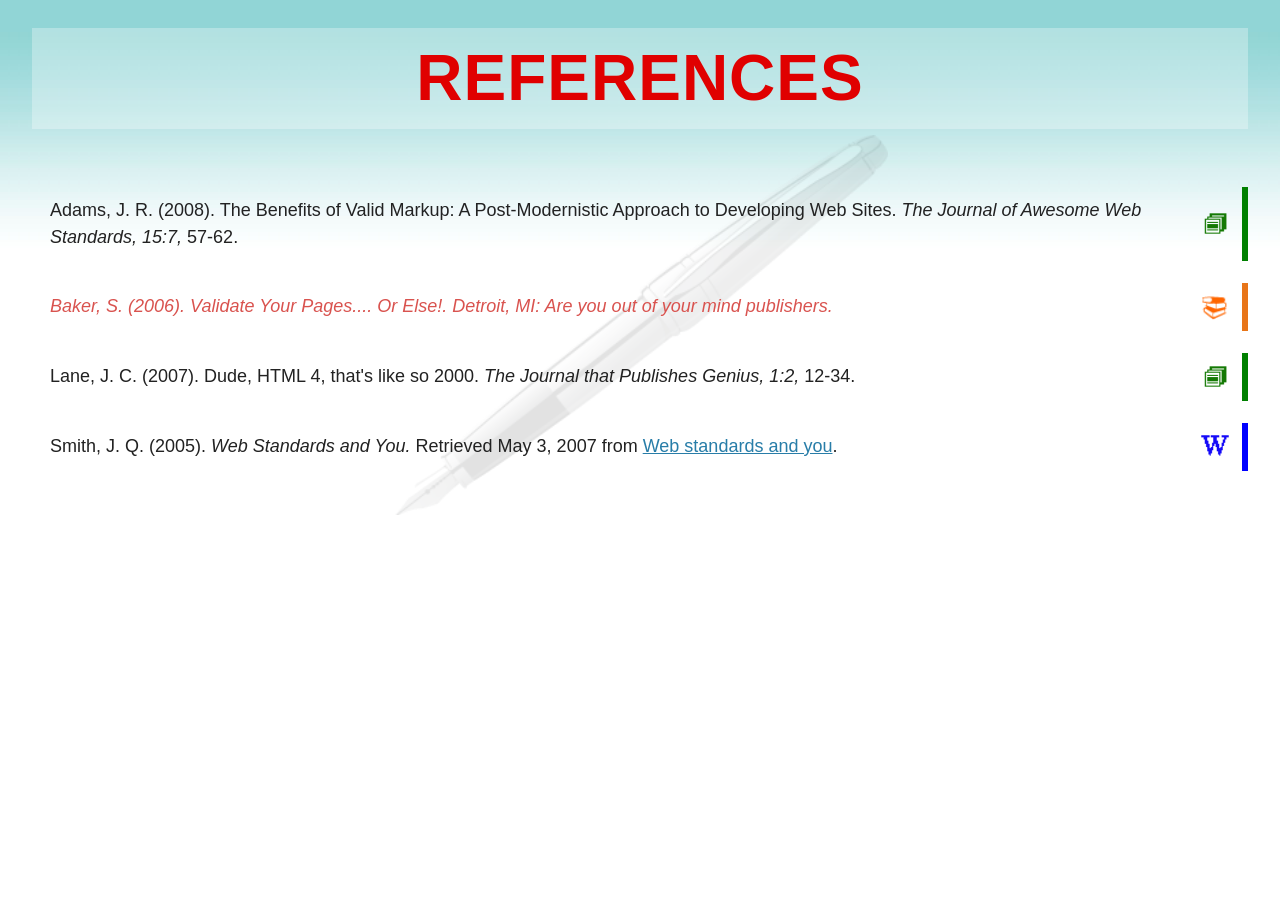
<file: Activitat1. Material/index.html>
<!DOCTYPE html>
<html>
<head>
  <meta charset="utf-8" />
  <title>References</title>
  <link rel="icon" type="image/png" href="img/web.png">
  <style type="text/css">
    @import url("style-index.css");
  </style>
</head>
<body>
  <div id="bggraphic"></div>
  <div id="header">
    <h1>References</h1>
  </div>
  <div id="references">
    <cite class="article">Adams, J. R. (2008). The Benefits of Valid Markup:
     A Post-Modernistic Approach to Developing Web Sites. <em>The Journal
     of Awesome Web Standards, 15:7,</em> 57-62.</cite>
    <cite class="book">Baker, S. (2006). <em>Validate Your Pages....
     Or Else!.</em> Detroit, MI: Are you out of your mind publishers.</cite>
    <cite class="article">Lane, J. C. (2007). Dude, HTML 4, that's like
     so 2000. <em>The Journal that Publishes Genius, 1:2, </em> 12-34.</cite>
    <cite class="website">Smith, J. Q. (2005). <em>Web Standards and You.</em>
     Retrieved May 3, 2007 from <a href="http://www.webstandardsandyou.com/">
     Web standards and you</a>.</cite>
  </div>
  <div id="footer">
    <p>The content of this page is copyright © 2007 
      <a href="joanjuan@iesebre.com">J. Juan</a></p>
  </div>
</body>
</html>
</file>
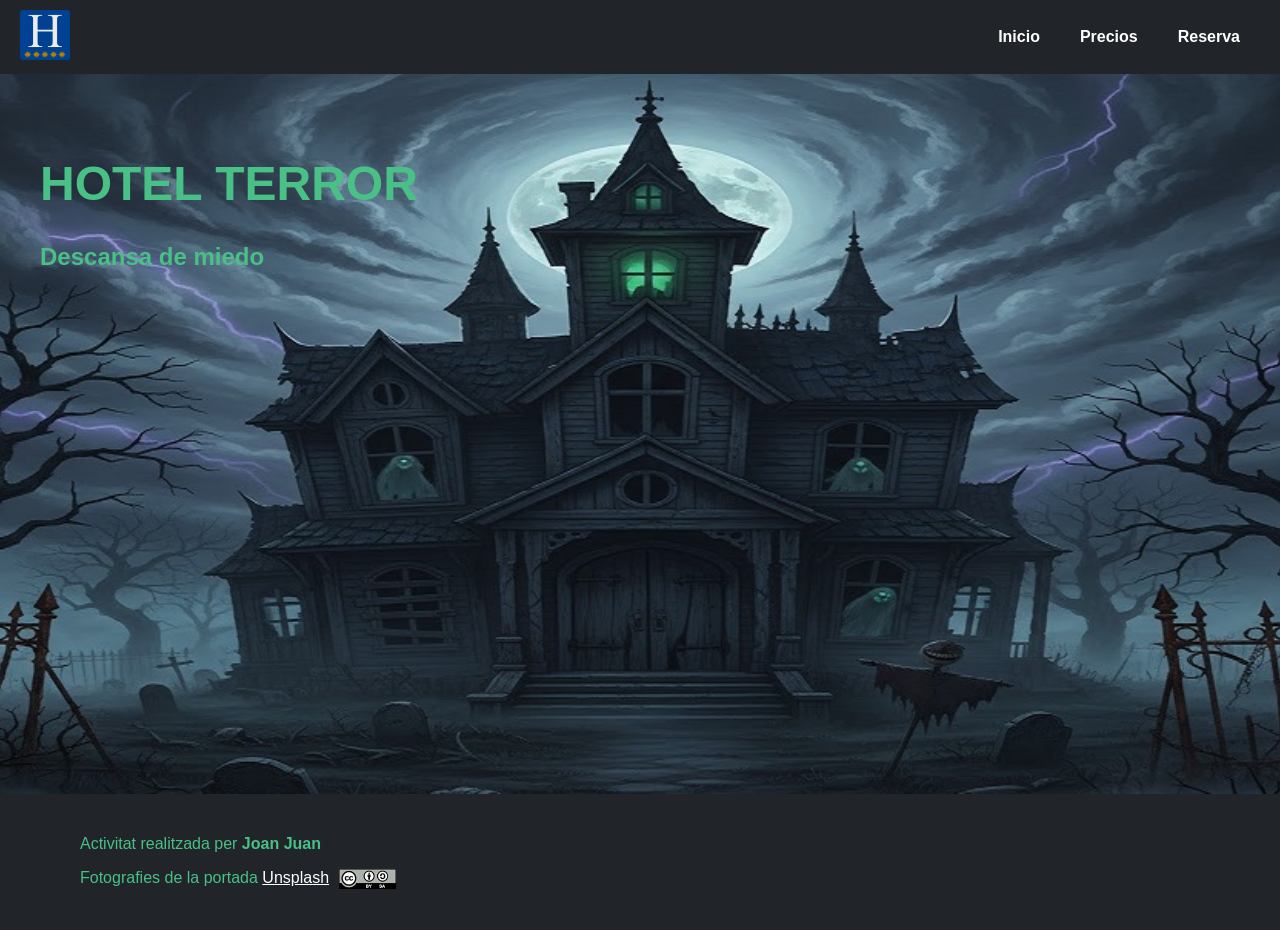
<file: Activitat4. Material/index.html>
<!DOCTYPE html>
<html lang="ca">
  <head>
    <meta charset="UTF-8" />
    <meta name="viewport" content="width=device-width, initial-scale=1.0" />
    <meta
      name="description"
      content="Hotel Terror - Descansa de miedo"
    />
    <meta name="keywords" content="hotel, terror, miedo, descans" />
    <title>Hotel Terror - Inici</title>
    <link rel="icon" type="image/png" href="img/estrelles.png">
    <link rel="stylesheet" href="estils.css" />
  </head>
  <body>
    <header>
      <div class="logo">
        <a href="index.html">
          <img src="img/estrelles.png" alt="Logo Terror Rooms" />
        </a>
      </div>
      <nav>
        <ul>
          <li><a href="index.html" class="active">Inicio</a></li>
          <li><a href="preu.html">Precios</a></li>
          <li><a href="reserva.html">Reserva</a></li>
        </ul>
      </nav>
    </header>
    <main class="contenido">
      <div class="texto-sobre-imagen">
        <h1>HOTEL TERROR</h1>
        <p><strong>Descansa de miedo</strong></p>
      </div>
    </main>
    <footer>
      <div class="text_footer">
        <p>Activitat realitzada per <strong>Joan Juan</strong></p>
        <p>
          Fotografies de la portada
          <a href="https://unsplash.com/" target="_blank">Unsplash</a>
          <img
            src="img/creative-commons.png"
            alt="Llicència Creative Commons"
            class="cc-logo"
          />
        </p>
      </div>
    </footer>
  </body>
</html>
</file>
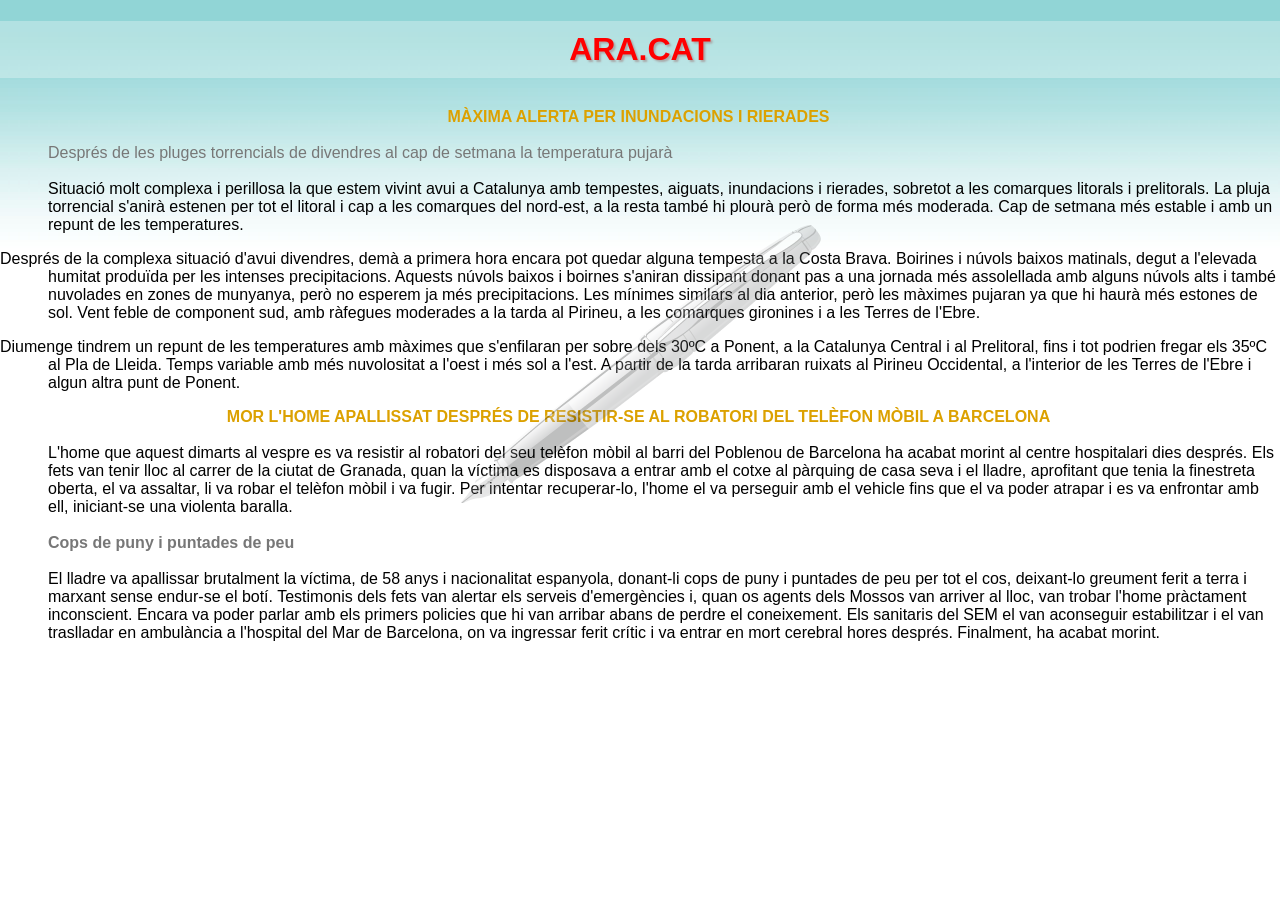
<file: Activitat1. Material/A1_ex5_Juan_Joan.html>
<!DOCTYPE html>
<html>
<head>
  <meta charset="utf-8" />
  <title>ARA.CAT</title>
    <link rel="icon" type="image/png" href="img/web.png">
  <style type="text/css">
    @import url("style.css");
  </style>
</head>
<body>
  <div id="bggraphic"></div>
  <div id="header">
    <h1>ARA.CAT</h1>
  </div>
  <div id="references">

    <cite class="article">
      <div style="text-align: center; display: block; color: #dca100; font-weight: bold;">M&Agrave;XIMA ALERTA PER INUNDACIONS I RIERADES</div><br>
      
      <span style="color: #777777;">Despr&eacute;s de les pluges torrencials de divendres al cap de setmana la temperatura pujar&agrave;</span><br><br>
      
      <span style="color: #000000;">Situaci&oacute; molt complexa i perillosa la que estem vivint avui a Catalunya amb tempestes, aiguats, inundacions i rierades, sobretot a les comarques litorals i prelitorals. La pluja torrencial s'anir&agrave; estenen per tot el litoral i cap a les comarques del nord-est, a la resta tamb&eacute; hi plour&agrave; per&ograve; de forma m&eacute;s moderada. Cap de setmana m&eacute;s estable i amb un repunt de les temperatures.</span>
    </cite>

    <cite class="book">
      <span style="color: #000000;">Despr&eacute;s de la complexa situaci&oacute; d'avui divendres, dem&agrave; a primera hora encara pot quedar alguna tempesta a la Costa Brava. Boirines i n&uacute;vols baixos matinals, degut a l'elevada humitat produ&iuml;da per les intenses precipitacions. Aquests n&uacute;vols baixos i boirnes s'aniran dissipant donant pas a una jornada m&eacute;s assolellada amb alguns n&uacute;vols alts i tamb&eacute; nuvolades en zones de munyanya, per&ograve; no esperem ja m&eacute;s precipitacions. Les m&iacute;nimes similars al dia anterior, per&ograve; les m&agrave;ximes pujaran ya que hi haur&agrave; m&eacute;s estones de sol. Vent feble de component sud, amb r&agrave;fegues moderades a la tarda al Pirineu, a les comarques gironines i a les Terres de l'Ebre.</span>
    </cite>

    <cite class="article">
      <span style="color: #000000;">Diumenge tindrem un repunt de les temperatures amb m&agrave;ximes que s'enfilaran per sobre dels 30&ordm;C a Ponent, a la Catalunya Central i al Prelitoral, fins i tot podrien fregar els 35&ordm;C al Pla de Lleida. Temps variable amb m&eacute;s nuvolositat a l'oest i m&eacute;s sol a l'est. A partir de la tarda arribaran ruixats al Pirineu Occidental, a l'interior de les Terres de l'Ebre i algun altra punt de Ponent.</span>
    </cite>

    <cite class="website">
      <div style="text-align: center; display: block; color: #dca100; font-weight: bold;">MOR L'HOME APALLISSAT DESPR&Eacute;S DE RESISTIR-SE AL ROBATORI DEL TEL&Egrave;FON M&Ograve;BIL A BARCELONA</div><br>
      
      <span style="color: #000000;">L'home que aquest dimarts al vespre es va resistir al robatori del seu tel&egrave;fon m&ograve;bil al barri del Poblenou de Barcelona ha acabat morint al centre hospitalari dies despr&eacute;s. Els fets van tenir lloc al carrer de la ciutat de Granada, quan la v&iacute;ctima es disposava a entrar amb el cotxe al p&agrave;rquing de casa seva i el lladre, aprofitant que tenia la finestreta oberta, el va assaltar, li va robar el tel&egrave;fon m&ograve;bil i va fugir. Per intentar recuperar-lo, l'home el va perseguir amb el vehicle fins que el va poder atrapar i es va enfrontar amb ell, iniciant-se una violenta baralla.</span><br><br>
      
      <span style="color: #777777; font-weight: bold;">Cops de puny i puntades de peu</span><br><br>
      
      <span style="color: #000000;">El lladre va apallissar brutalment la v&iacute;ctima, de 58 anys i nacionalitat espanyola, donant-li cops de puny i puntades de peu per tot el cos, deixant-lo greument ferit a terra i marxant sense endur-se el bot&iacute;. Testimonis dels fets van alertar els serveis d'emerg&egrave;ncies i, quan os agents dels Mossos van arriver al lloc, van trobar l'home pr&agrave;ctament inconscient. Encara va poder parlar amb els primers policies que hi van arribar abans de perdre el coneixement. Els sanitaris del SEM el van aconseguir estabilitzar i el van traslladar en ambul&agrave;ncia a l'hospital del Mar de Barcelona, on va ingressar ferit cr&iacute;tic i va entrar en mort cerebral hores despr&eacute;s. Finalment, ha acabat morint.</span>
    </cite>

  </div>
</body>
</html>
</file>
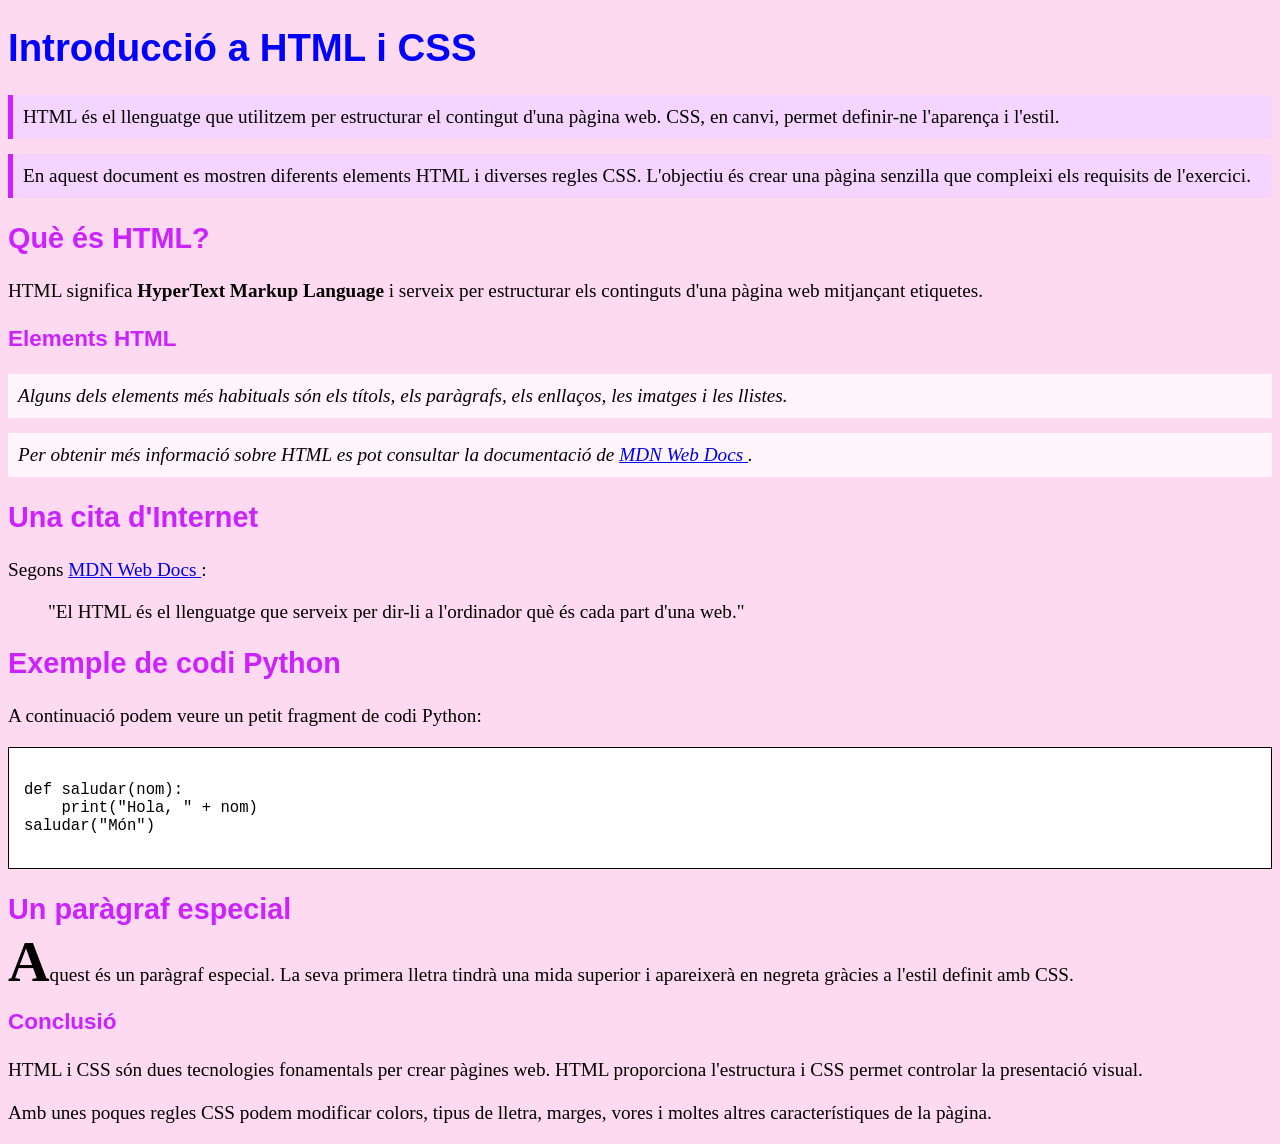
<file: Activitat2. Material/A2ex1.html>
<!DOCTYPE html>

<html lang="ca">
<head>
    <meta charset="utf-8">
    <meta name="viewport" content="width=device-width, initial-scale=1.0">
    <meta name="description" content="Exercici d'HTML i CSS">
    <meta name="author" content="Alumne">
    <title>Exercici HTML i CSS</title>

<link rel="icon" type="image/png" href="img/web.png">

<link rel="stylesheet" href="A2ex1.css">


</head>

<body>


<h1>Introducció a HTML i CSS</h1>

<p class="introduccio">
    HTML és el llenguatge que utilitzem per estructurar el contingut d'una pàgina web.
    CSS, en canvi, permet definir-ne l'aparença i l'estil.
</p>

<p class="introduccio">
    En aquest document es mostren diferents elements HTML i diverses regles CSS.
    L'objectiu és crear una pàgina senzilla que compleixi els requisits de l'exercici.
</p>

<h2>Què és HTML?</h2>

<p>
    HTML significa <strong>HyperText Markup Language</strong> i serveix per estructurar
    els continguts d'una pàgina web mitjançant etiquetes.
</p>

<h3>Elements HTML</h3>

<p class="destacat">
    Alguns dels elements més habituals són els títols, els paràgrafs, els enllaços,
    les imatges i les llistes.
</p>

<p class="destacat">
    Per obtenir més informació sobre HTML es pot consultar la documentació de
    <a href="https://developer.mozilla.org/en-US/docs/Web/HTML" target="_blank">
        MDN Web Docs
    </a>.
</p>

<h2>Una cita d'Internet</h2>

<p>
    Segons
    <a href="https://developer.mozilla.org/en-US/docs/Web/HTML" target="_blank">
        MDN Web Docs
    </a>:
</p>

<blockquote>
    "El HTML és el llenguatge que serveix per dir-li a l'ordinador què és cada part d'una web."
</blockquote>

<h2>Exemple de codi Python</h2>

<p>
    A continuació podem veure un petit fragment de codi Python:
</p>

<pre><code>
def saludar(nom):
    print("Hola, " + nom)
saludar("Món")

</code></pre>


<h2>Un paràgraf especial</h2>

<p id="especial">
    Aquest és un paràgraf especial. La seva primera lletra tindrà una mida
    superior i apareixerà en negreta gràcies a l'estil definit amb CSS.
</p>

<h3>Conclusió</h3>

<p>
    HTML i CSS són dues tecnologies fonamentals per crear pàgines web.
    HTML proporciona l'estructura i CSS permet controlar la presentació visual.
</p>

<p>
    Amb unes poques regles CSS podem modificar colors, tipus de lletra,
    marges, vores i moltes altres característiques de la pàgina.
</p>

</body>
</html>
</file>
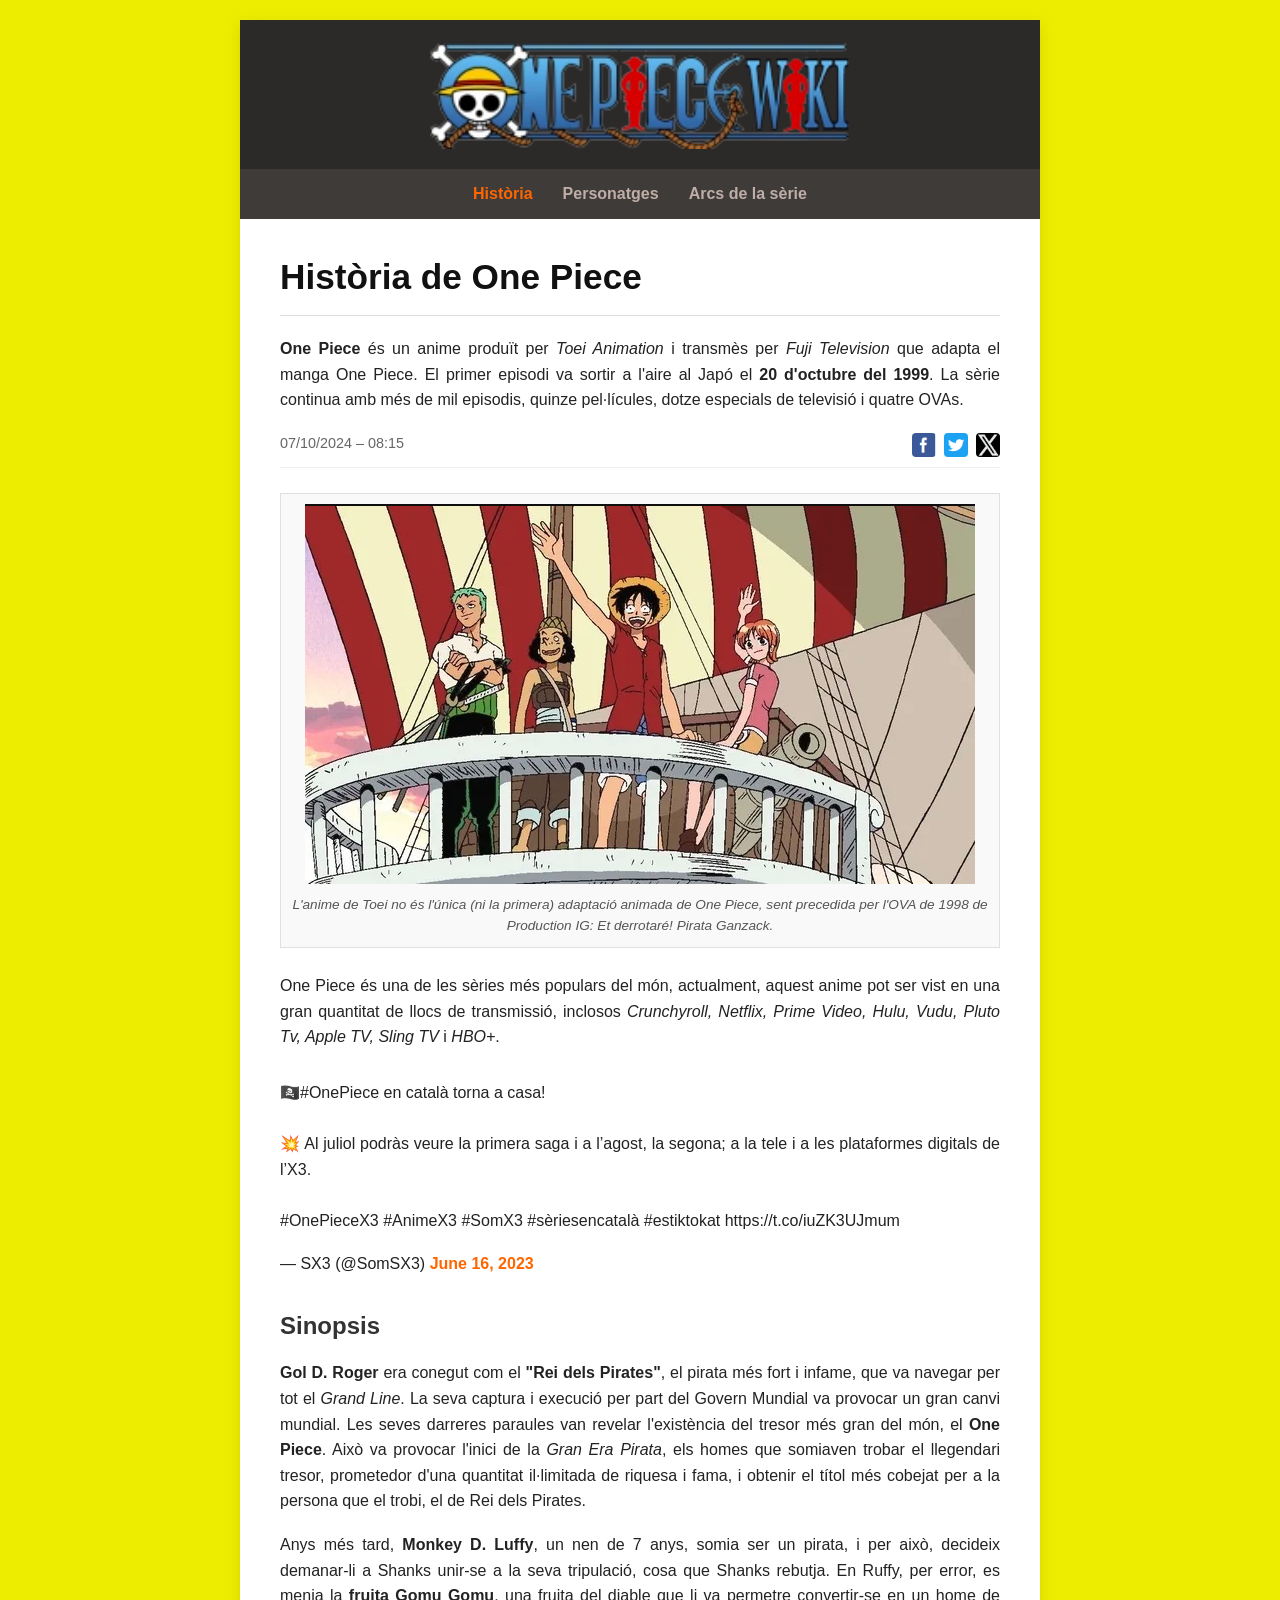
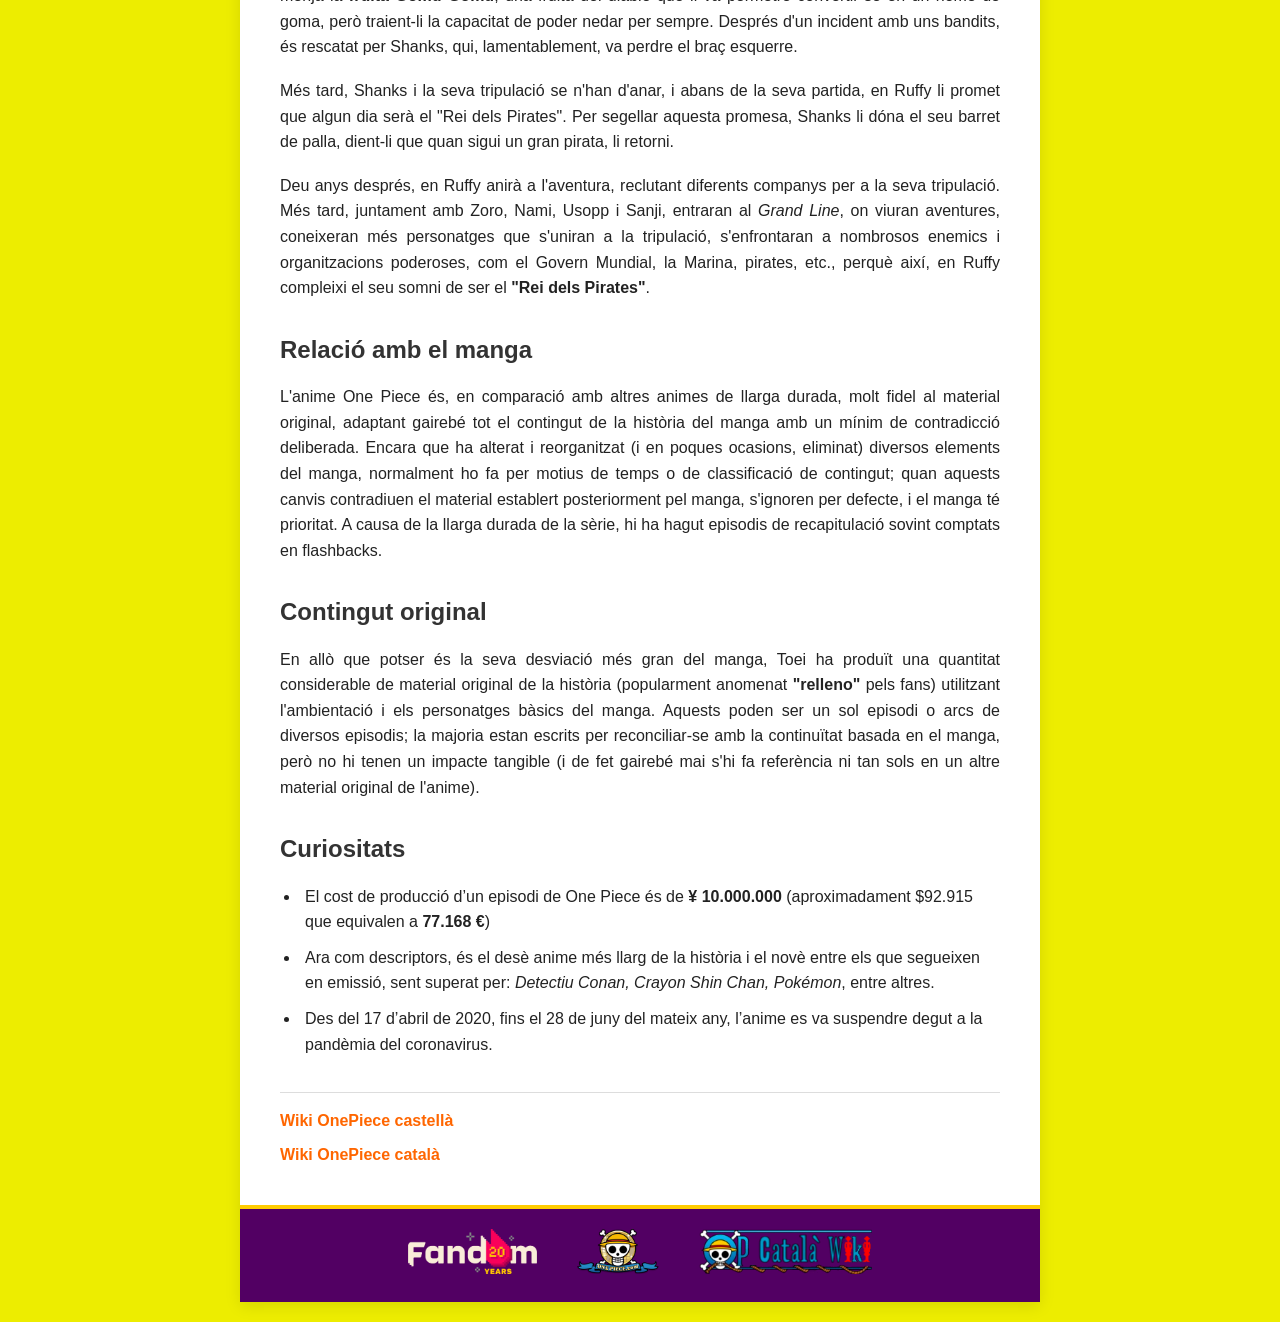
<file: Activitat2. Material/A2ex3.html>
<!DOCTYPE html>
<html lang="ca">
<head>
    <meta charset="UTF-8">
    <meta name="viewport" content="width=device-width, initial-scale=1.0">
    <title>Història de One Piece - El lloc web oficial de la sèrie</title>
    <link rel="icon" type="image/png" href="img/Luffys-flag-icon.png">
    <meta name="description" content="Descobreix la història de l'anime One Piece, la seva sinopsi, la relació amb el manga de Eiichiro Oda i curiositats del projecte de Toei Animation.">
    <meta name="keywords" content="One Piece, anime, manga, Luffy, Toei Animation, història, sinopsi, curiositats">
    <meta name="author" content="Nom de l'Alumne">
    <link rel="stylesheet" href="A2ex3.css">
</head>
<body>

    <div class="container">
        
        <header class="main-header">
            <div class="logo-top">
                <img src="img/Site-OnePiece_logo.webp" alt="Logo de One Piece">
            </div>
            <nav class="main-nav">
                <ul>
                    <li><a href="A2ex3.html" class="active">Història</a></li>
                    <li><a href="#">Personatges</a></li>
                    <li><a href="#">Arcs de la sèrie</a></li>
                </ul>
            </nav>
        </header>

        <main class="article-content">
            <article>
                <h1>Història de One Piece</h1>
                
                <p><strong>One Piece</strong> és un anime produït per <em>Toei Animation</em> i transmès per <em>Fuji Television</em> que adapta el manga <span lang="en">One Piece</span>. El primer episodi va sortir a l'aire al Japó el <strong>20 d'octubre del 1999</strong>. La sèrie continua amb més de mil episodis, quinze pel·lícules, dotze especials de televisió i quatre OVAs.</p>
                
                <div class="meta-bar">
                    <span class="date">07/10/2024 – 08:15</span>
                    <div class="social-links">
                        <a href="https://facebook.com" target="_blank" aria-label="Compartir a Facebook">
                            <img src="img/ico_facebook.png" alt="Facebook" class="social-icon">
                        </a>
                        <a href="https://twitter.com" target="_blank" aria-label="Compartir a Twitter">
                            <img src="img/ico_twitter.png" alt="Twitter" class="social-icon">
                        </a>
                        <a href="https://x.com" target="_blank" aria-label="Compartir a X">
                            <img src="img/ico_x.png" alt="X" class="social-icon">
                        </a>
                    </div>
                </div>

                <div class="article-image">
                    <img src="img/one_piece.png" alt="Tripulació dels Pirates de Barret de Palla al Going Merry">
                    <p class="image-caption">L'anime de Toei no és l'única (ni la primera) adaptació animada de One Piece, sent precedida per l'OVA de 1998 de <em>Production IG: Et derrotaré! Pirata Ganzack</em>.</p>
                </div>

                <p>One Piece és una de les sèries més populars del món, actualment, aquest anime pot ser vist en una gran quantitat de llocs de transmissió, inclosos <em>Crunchyroll, Netflix, Prime Video, Hulu, Vudu, Pluto Tv, Apple TV, Sling TV</em> i <em>HBO+</em>.</p>
                
                <div class="video-container">
                    <blockquote class="twitter-tweet"><p lang="ca" dir="ltr">🏴‍☠️#OnePiece en català torna a casa! <br><br>💥 Al juliol podràs veure la primera saga i a l’agost, la segona; a la tele i a les plataformes digitals de l’X3. <br><br>#OnePieceX3 #AnimeX3 #SomX3 #sèriesencatalà #estiktokat https://t.co/iuZK3UJmum</p>&mdash; SX3 (@SomSX3) <a href="https://x.com/SomSX3/status/1669702155274539009?ref_src=twsrc%5Etfw">June 16, 2023</a></blockquote>
                    <script async src="https://platform.x.com/widgets.js" charset="utf-8"></script>
                </div>

                <h2>Sinopsis</h2>
                <p><strong>Gol D. Roger</strong> era conegut com el <strong>"Rei dels Pirates"</strong>, el pirata més fort i infame, que va navegar per tot el <em>Grand Line</em>. La seva captura i execució per part del Govern Mundial va provocar un gran canvi mundial. Les seves darreres paraules van revelar l'existència del tresor més gran del món, el <strong>One Piece</strong>. Això va provocar l'inici de la <em>Gran Era Pirata</em>, els homes que somiaven trobar el llegendari tresor, prometedor d'una quantitat il·limitada de riquesa i fama, i obtenir el títol més cobejat per a la persona que el trobi, el de Rei dels Pirates.</p>
                
                <p>Anys més tard, <strong>Monkey D. Luffy</strong>, un nen de 7 anys, somia ser un pirata, i per això, decideix demanar-li a Shanks unir-se a la seva tripulació, cosa que Shanks rebutja. En Ruffy, per error, es menja la <strong>fruita Gomu Gomu</strong>, una fruita del diable que li va permetre convertir-se en un home de goma, però traient-li la capacitat de poder nedar per sempre. Després d'un incident amb uns bandits, és rescatat per Shanks, qui, lamentablement, va perdre el braç esquerre.</p>
                
                <p>Més tard, Shanks i la seva tripulació se n'han d'anar, i abans de la seva partida, en Ruffy li promet que algun dia serà el "Rei dels Pirates". Per segellar aquesta promesa, Shanks li dóna el seu barret de palla, dient-li que quan sigui un gran pirata, li retorni.</p>
                
                <p>Deu anys després, en Ruffy anirà a l'aventura, reclutant diferents companys per a la seva tripulació. Més tard, juntament amb Zoro, Nami, Usopp i Sanji, entraran al <em>Grand Line</em>, on viuran aventures, coneixeran més personatges que s'uniran a la tripulació, s'enfrontaran a nombrosos enemics i organitzacions poderoses, com el Govern Mundial, la Marina, pirates, etc., perquè així, en Ruffy compleixi el seu somni de ser el <strong>"Rei dels Pirates"</strong>.</p>

                <h2>Relació amb el manga</h2>
                <p>L'anime One Piece és, en comparació amb altres animes de llarga durada, molt fidel al material original, adaptant gairebé tot el contingut de la història del manga amb un mínim de contradicció deliberada. Encara que ha alterat i reorganitzat (i en poques ocasions, eliminat) diversos elements del manga, normalment ho fa per motius de temps o de classificació de contingut; quan aquests canvis contradiuen el material establert posteriorment pel manga, s'ignoren per defecte, i el manga té prioritat. A causa de la llarga durada de la sèrie, hi ha hagut episodis de recapitulació sovint comptats en <span lang="en">flashbacks</span>.</p>

                <h2>Contingut original</h2>
                <p>En allò que potser és la seva desviació més gran del manga, Toei ha produït una quantitat considerable de material original de la història (popularment anomenat <strong>"relleno"</strong> pels fans) utilitzant l'ambientació i els personatges bàsics del manga. Aquests poden ser un sol episodi o arcs de diversos episodis; la majoria estan escrits per reconciliar-se amb la continuïtat basada en el manga, però no hi tenen un impacte tangible (i de fet gairebé mai s'hi fa referència ni tan sols en un altre material original de l'anime).</p>

                <h2>Curiositats</h2>
                <ul class="curiositats-list">
                    <li>El cost de producció d’un episodi de One Piece és de <strong>¥ 10.000.000</strong> (aproximadament $92.915 que equivalen a <strong>77.168 €</strong>)</li>
                    <li>Ara com descriptors, és el desè anime més llarg de la història i el novè entre els que segueixen en emissió, sent superat per: <em>Detectiu Conan, Crayon Shin Chan, Pokémon</em>, entre altres.</li>
                    <li>Des del 17 d’abril de 2020, fins el 28 de juny del mateix any, l’anime es va suspendre degut a la pandèmia del coronavirus.</li>
                </ul>

                <div class="article-text-links">
                    <p><a href="https://onepiece.fandom.com/es/wiki/Portada" target="_blank">Wiki OnePiece castellà</a></p>
                    <p><a href="https://onepiece.fandom.com/ca/wiki/Portada" target="_blank">Wiki OnePiece català</a></p>
                </div>
            </article>
        </main>

        <footer class="main-footer">
            <div class="footer-brands">
                <a href="https://fandom.com" target="_blank" class="footer-img-link">
                    <img src="img/fandom20-footer-logo.webp" alt="Logo de Fandom 20 Years">
                </a>
                <a href="https://one-piece.com/index.html" target="_blank" class="footer-img-link">
                    <img src="img/logo_onepiece.png" alt="Logo de One Piece central">
                </a>
                <a href="https://onepiece.fandom.com/ca/wiki/Portada" target="_blank" class="footer-img-link">
                    <img src="img/Site-logo_catala.webp" alt="Wiki OnePiece català">
                </a>
            </div>
        </footer>

    </div>

</body>
</html>
</file>
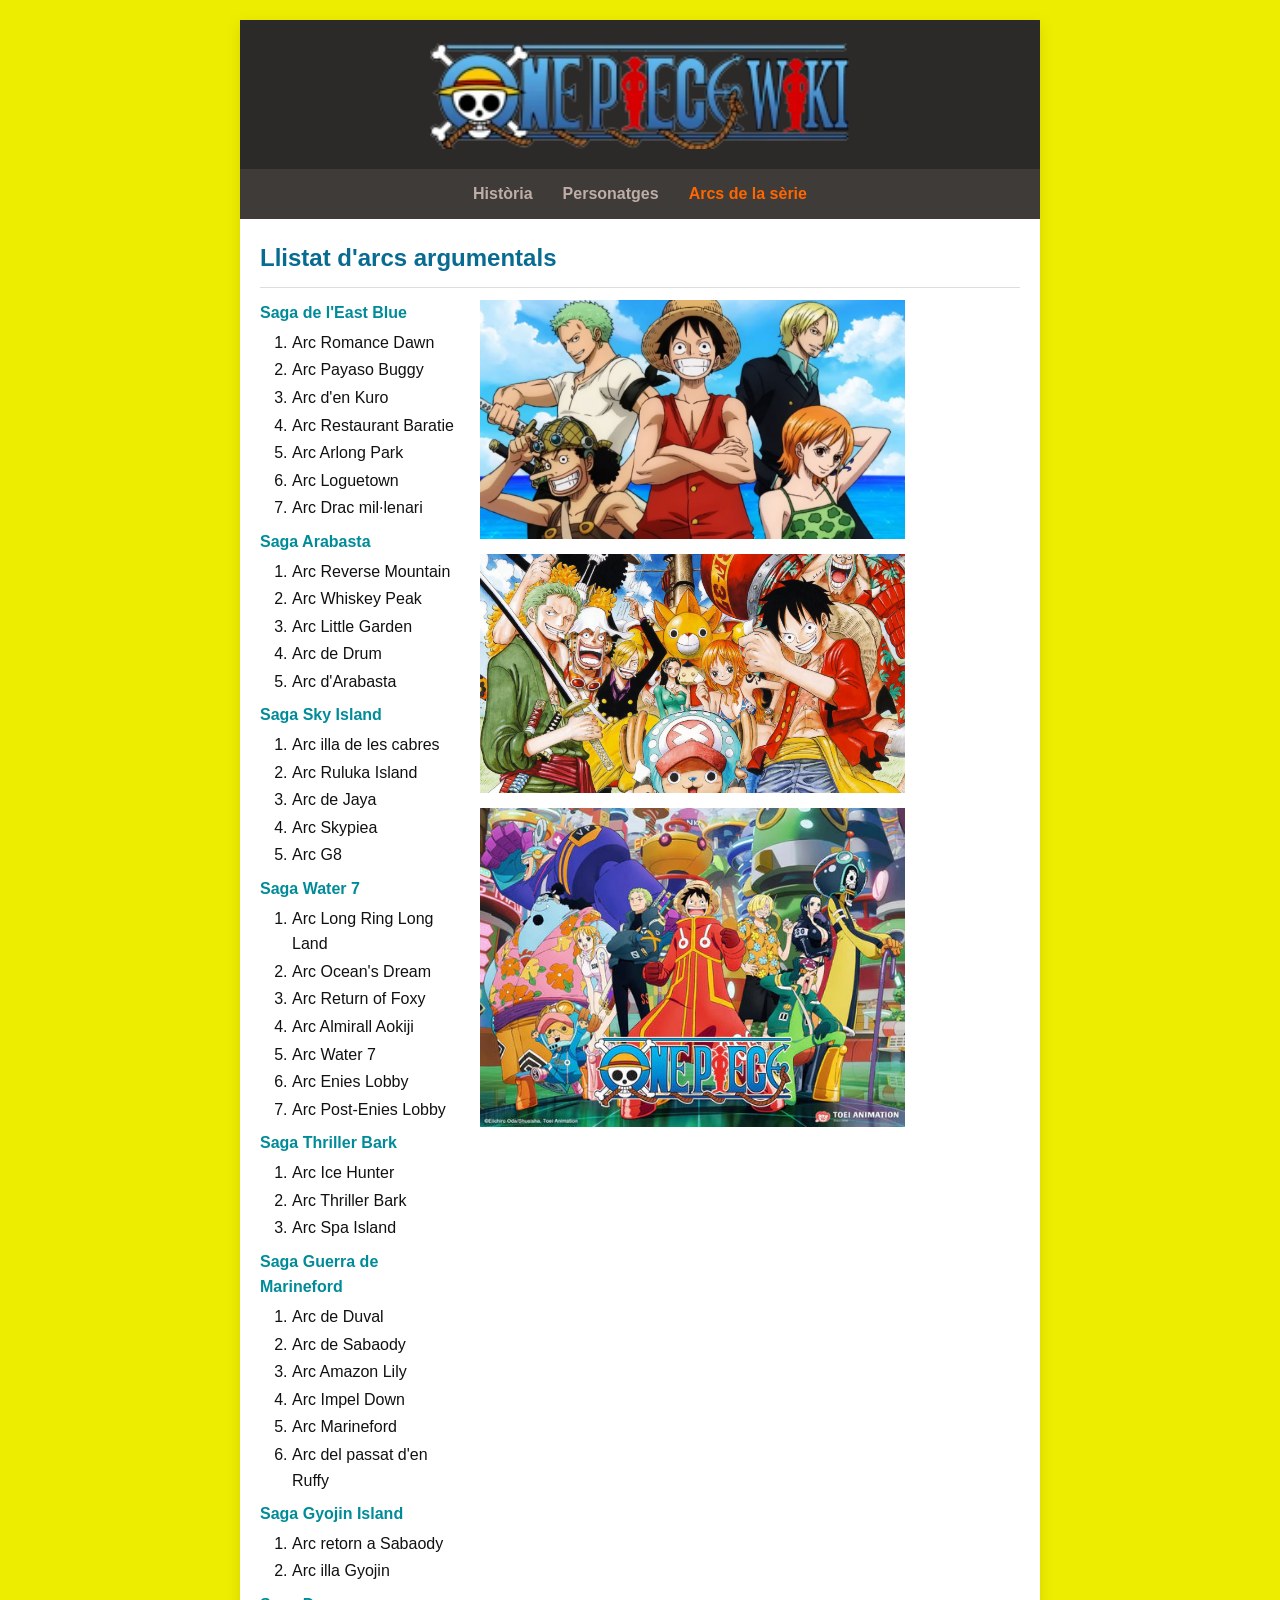
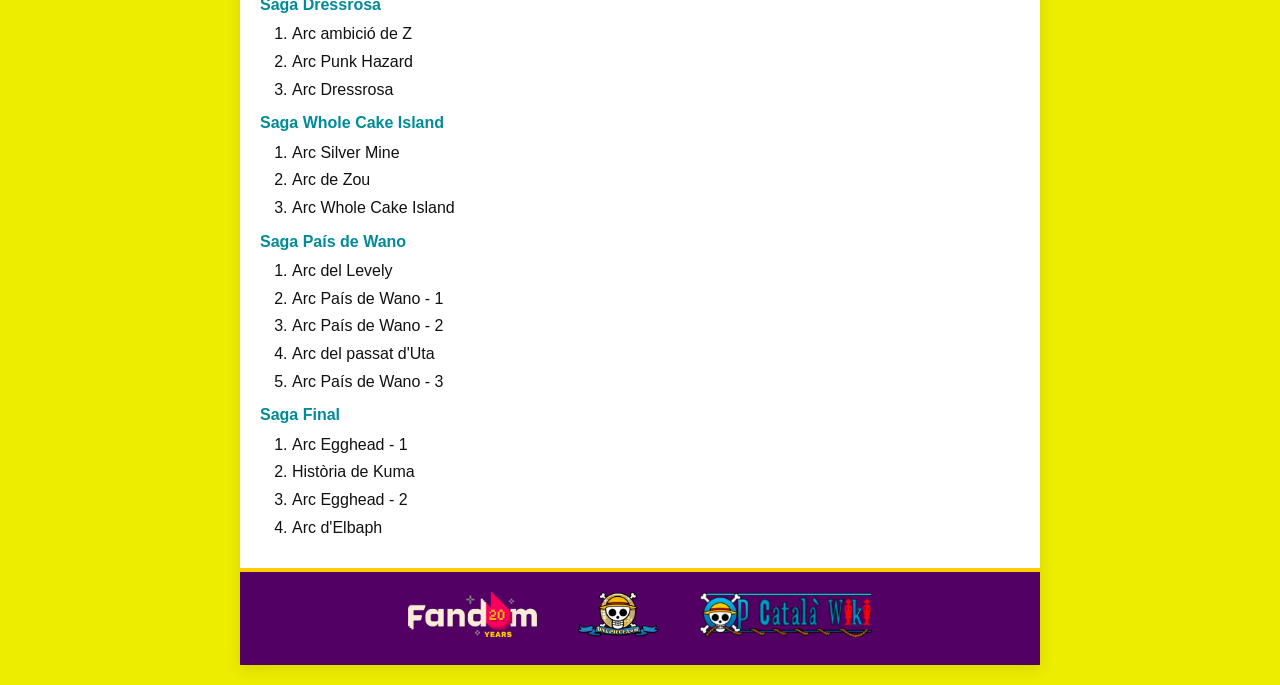
<file: Activitat3. Material/serie-arcs.html>
<!DOCTYPE html>
<html lang="ca">
<head>
    <meta charset="UTF-8">
    <meta name="viewport" content="width=device-width, initial-scale=1.0">

    <title>Arcs de One Piece - Wiki One Piece</title>
    <link rel="icon" type="image/png" href="img/Luffys-flag-icon.png">

    <meta name="description" content="Llistat de les sagues i els arcs argumentals de One Piece.">

    <link rel="stylesheet" href="serie.css">
</head>

<body>
    <div class="container">

        <!-- Capçalera i menú de navegació -->
        <header class="main-header">
            <div class="logo-top">
                <img src="img/Site-OnePiece_logo.webp"
                     alt="Logo de One Piece">
            </div>

            <nav class="main-nav" aria-label="Navegació principal">
                <ul>
                    <li>
                        <a href="serie-història.html">Història</a>
                    </li>
                    <li>
                        <a href="serie-personatges.html">Personatges</a>
                    </li>
                    <li>
                        <a href="serie-arcs.html"
                           class="active"
                           aria-current="page">Arcs de la sèrie</a>
                    </li>
                </ul>
            </nav>
        </header>

        <!-- Contingut principal -->
        <main class="article-content arcs-content">

            <h1>Llistat d'arcs argumentals</h1>

            <div class="arcs-layout">

                <!-- Índex de sagues i arcs -->
                <nav class="arcs-index" aria-label="Índex de sagues">
                    <ul>

                        <li class="cine">Saga de l'East Blue
                            <ol>
                                <li>Arc Romance Dawn</li>
                                <li>Arc Payaso Buggy</li>
                                <li>Arc d'en Kuro</li>
                                <li>Arc Restaurant Baratie</li>
                                <li>Arc Arlong Park</li>
                                <li>Arc Loguetown</li>
                                <li>Arc Drac mil·lenari</li>
                            </ol>
                        </li>

                        <li class="cine">Saga Arabasta
                            <ol>
                                <li>Arc Reverse Mountain</li>
                                <li>Arc Whiskey Peak</li>
                                <li>Arc Little Garden</li>
                                <li>Arc de Drum</li>
                                <li>Arc d'Arabasta</li>
                            </ol>
                        </li>

                        <li class="cine">Saga Sky Island
                            <ol>
                                <li>Arc illa de les cabres</li>
                                <li>Arc Ruluka Island</li>
                                <li>Arc de Jaya</li>
                                <li>Arc Skypiea</li>
                                <li>Arc G8</li>
                            </ol>
                        </li>

                        <li class="cine">Saga Water 7
                            <ol>
                                <li>Arc Long Ring Long Land</li>
                                <li>Arc Ocean's Dream</li>
                                <li>Arc Return of Foxy</li>
                                <li>Arc Almirall Aokiji</li>
                                <li>Arc Water 7</li>
                                <li>Arc Enies Lobby</li>
                                <li>Arc Post-Enies Lobby</li>
                            </ol>
                        </li>

                        <li class="cine">Saga Thriller Bark
                            <ol>
                                <li>Arc Ice Hunter</li>
                                <li>Arc Thriller Bark</li>
                                <li>Arc Spa Island</li>
                            </ol>
                        </li>

                        <li class="cine">Saga Guerra de Marineford
                            <ol>
                                <li>Arc de Duval</li>
                                <li>Arc de Sabaody</li>
                                <li>Arc Amazon Lily</li>
                                <li>Arc Impel Down</li>
                                <li>Arc Marineford</li>
                                <li>Arc del passat d'en Ruffy</li>
                            </ol>
                        </li>

                        <li class="cine">Saga Gyojin Island
                            <ol>
                                <li>Arc retorn a Sabaody</li>
                                <li>Arc illa Gyojin</li>
                            </ol>
                        </li>

                        <li class="cine">Saga Dressrosa
                            <ol>
                                <li>Arc ambició de Z</li>
                                <li>Arc Punk Hazard</li>
                                <li>Arc Dressrosa</li>
                            </ol>
                        </li>

                        <li class="cine">Saga Whole Cake Island
                            <ol>
                                <li>Arc Silver Mine</li>
                                <li>Arc de Zou</li>
                                <li>Arc Whole Cake Island</li>
                            </ol>
                        </li>

                        <li class="cine">Saga País de Wano
                            <ol>
                                <li>Arc del Levely</li>
                                <li>Arc País de Wano - 1</li>
                                <li>Arc País de Wano - 2</li>
                                <li>Arc del passat d'Uta</li>
                                <li>Arc País de Wano - 3</li>
                            </ol>
                        </li>

                        <li class="cine">Saga Final
                            <ol>
                                <li>Arc Egghead - 1</li>
                                <li>Història de Kuma</li>
                                <li>Arc Egghead - 2</li>
                                <li>Arc d'Elbaph</li>
                            </ol>
                        </li>

                    </ul>
                </nav>

                <!-- Imatges de la sèrie -->
                <div class="arcs-images">
                    <img src="img/onepieceanime1.jpg"
                         alt="Els Pirates del Barret de Palla al començament de l'aventura">

                    <img src="img/onepieceanime2.jpg"
                         alt="Els personatges de One Piece reunits">

                    <img src="img/onepieceanime3.webp"
                         alt="Els Pirates del Barret de Palla en una aventura">
                </div>

            </div>
        </main>

        <!-- Peu de pàgina -->
        <footer class="main-footer">
            <div class="footer-brands">

                <a href="https://fandom.com"
                   target="_blank"
                   rel="noopener noreferrer"
                   class="footer-img-link">
                    <img src="img/fandom20-footer-logo.webp"
                         alt="Fandom 20 Years">
                </a>

                <a href="https://one-piece.com/index.html"
                   target="_blank"
                   rel="noopener noreferrer"
                   class="footer-img-link">
                    <img src="img/logo_onepiece.png"
                         alt="One Piece oficial">
                </a>

                <a href="https://onepiece.fandom.com/ca/wiki/Portada"
                   target="_blank"
                   rel="noopener noreferrer"
                   class="footer-img-link">
                    <img src="img/Site-logo_catala.webp"
                         alt="Wiki One Piece en català">
                </a>

            </div>
        </footer>

    </div>
</body>
</html>
</file>
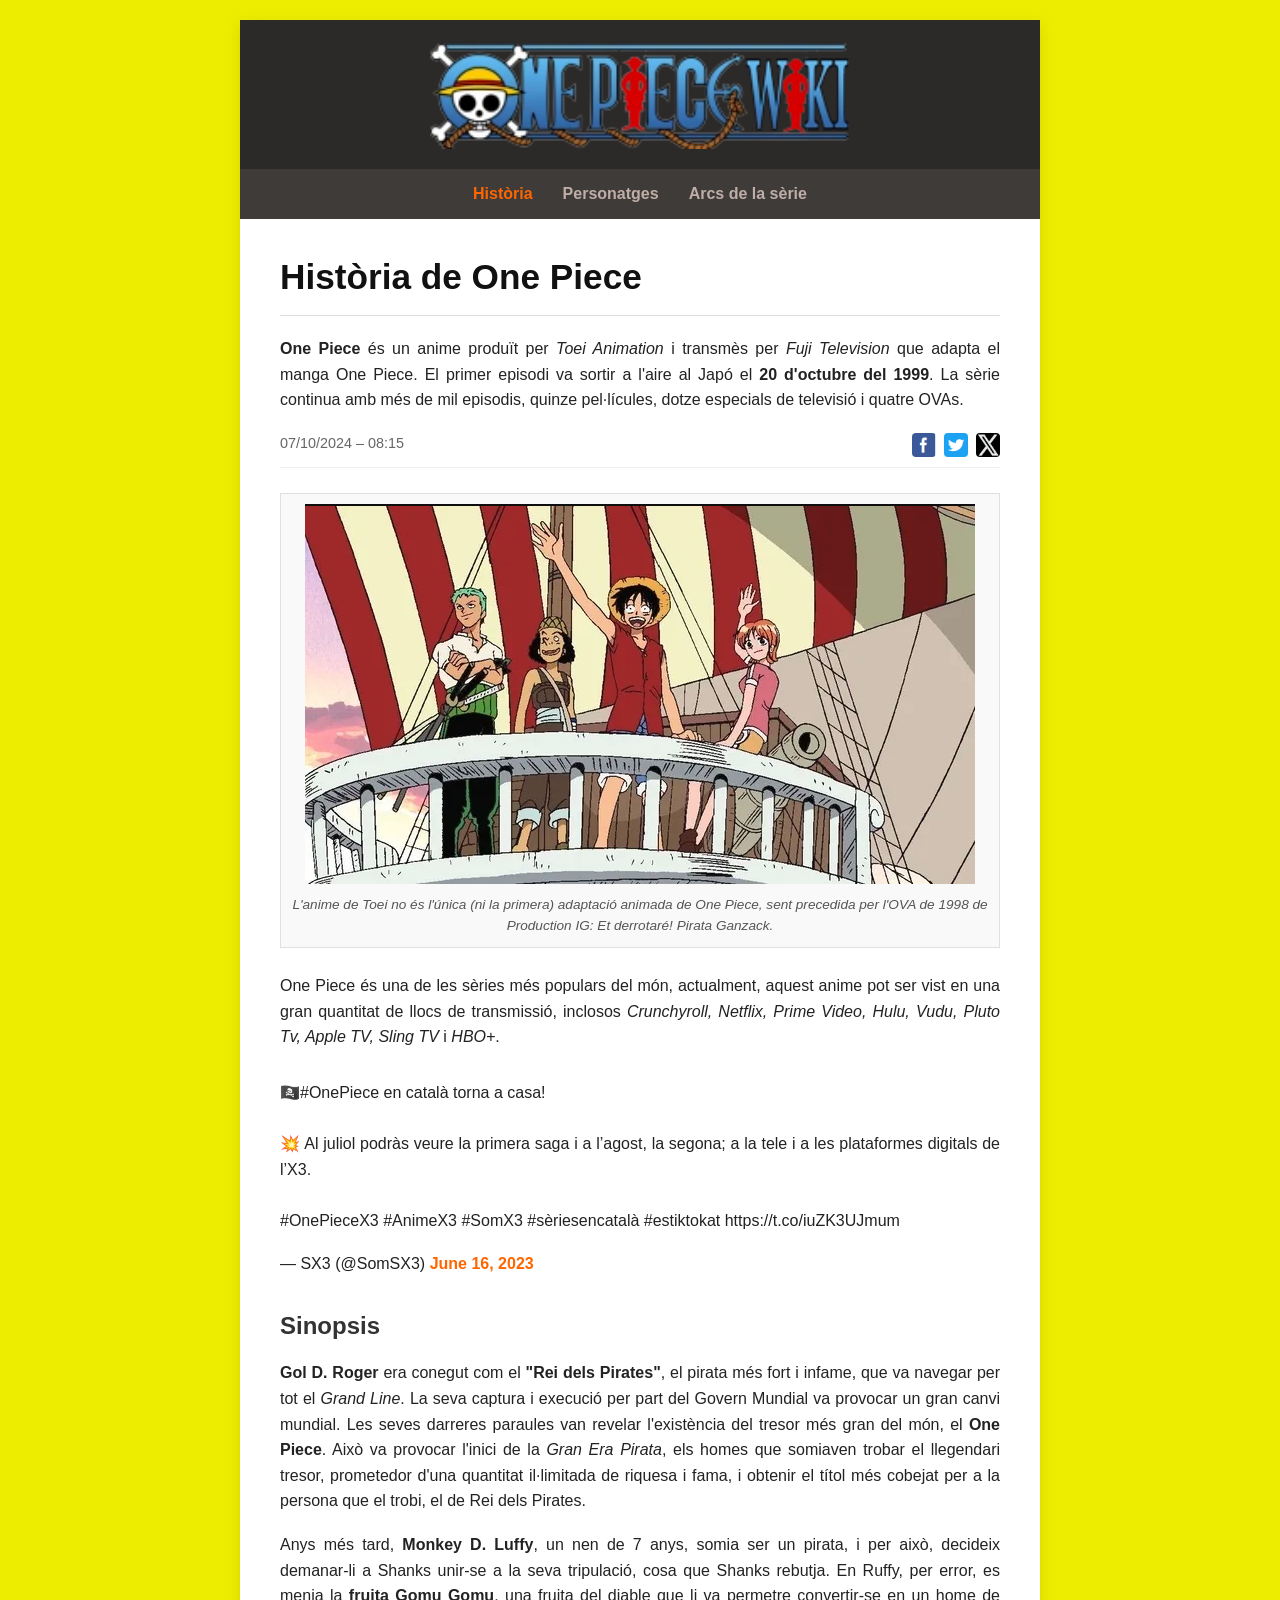
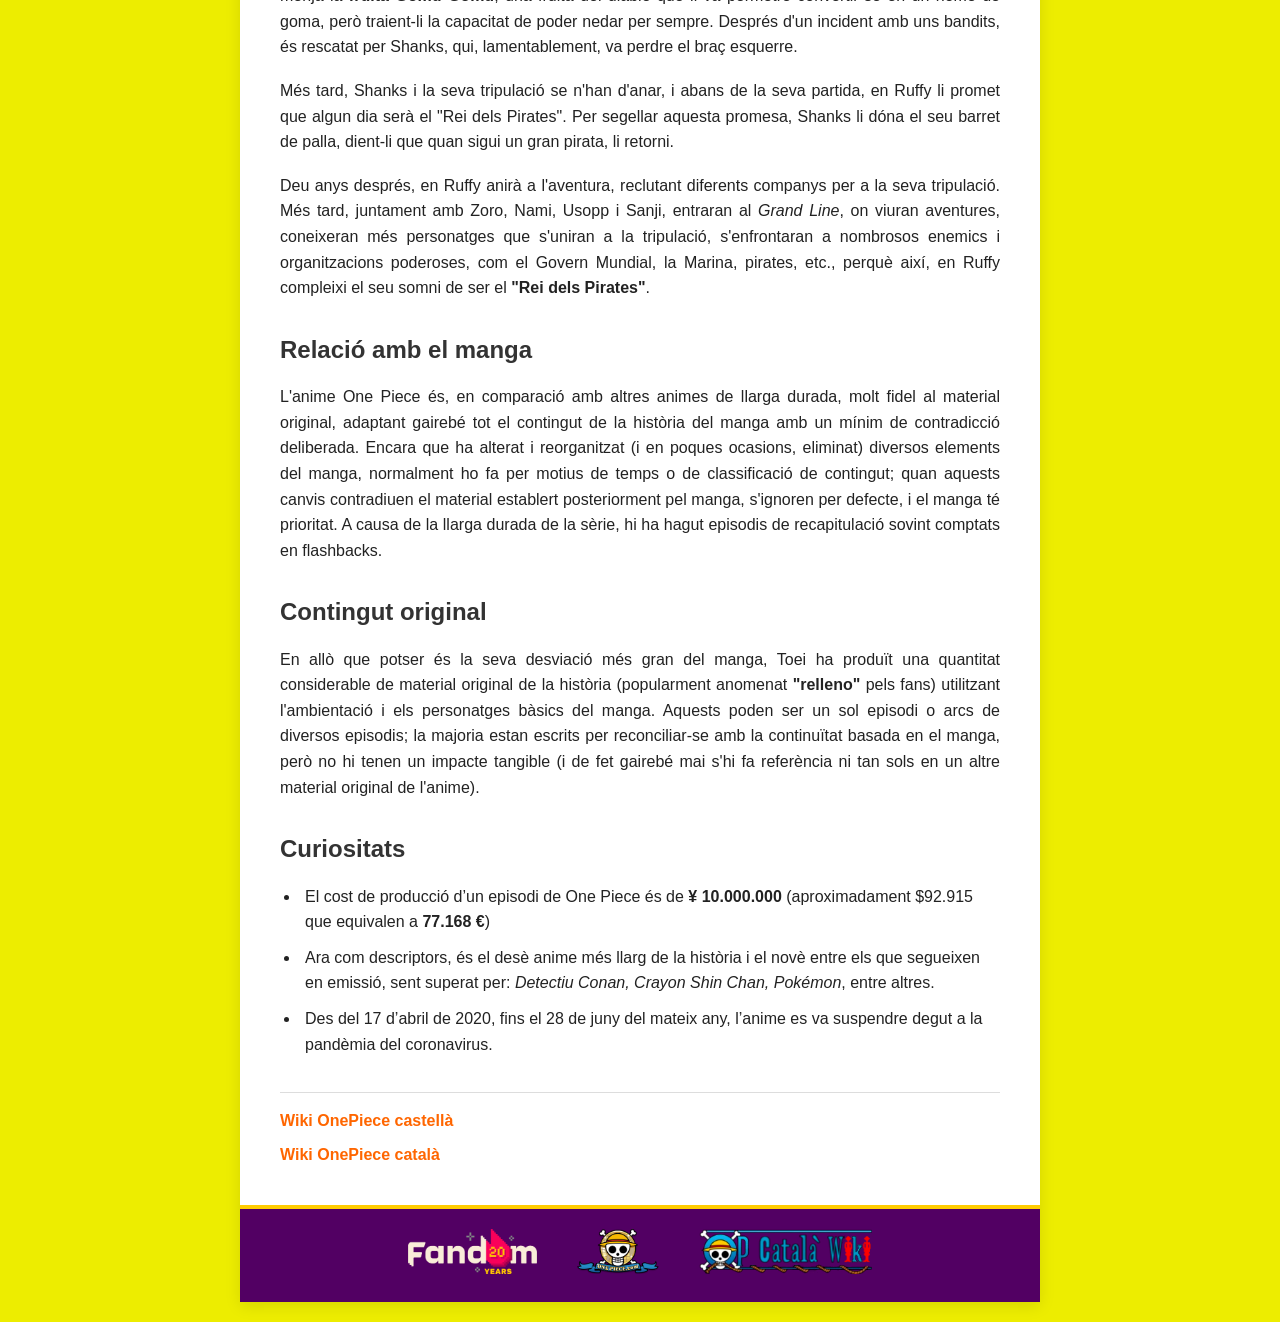
<file: Activitat3. Material/serie-història.html>
<!DOCTYPE html>
<html lang="ca">
<head>
    <meta charset="UTF-8">
    <meta name="viewport" content="width=device-width, initial-scale=1.0">
    <title>Història de One Piece - El lloc web oficial de la sèrie</title>
    <link rel="icon" type="image/png" href="img/Luffys-flag-icon.png">
    <meta name="description" content="Descobreix la història de l'anime One Piece, la seva sinopsi, la relació amb el manga de Eiichiro Oda i curiositats del projecte de Toei Animation.">
    <meta name="keywords" content="One Piece, anime, manga, Luffy, Toei Animation, història, sinopsi, curiositats">
    <meta name="author" content="Nom de l'Alumne">
    <link rel="stylesheet" href="serie.css">
</head>
<body>

    <div class="container">
        
        <header class="main-header">
            <div class="logo-top">
                <img src="img/Site-OnePiece_logo.webp" alt="Logo de One Piece">
            </div>
            <nav class="main-nav">
                <ul>
                    <li><a href="serie-història.html" class="active">Història</a></li>
                    <li><a href="serie-personatges.html">Personatges</a></li>
                    <li><a href="serie-arcs.html">Arcs de la sèrie</a></li>
                </ul>
            </nav>
        </header>

        <main class="article-content">
            <article>
                <h1>Història de One Piece</h1>
                
                <p><strong>One Piece</strong> és un anime produït per <em>Toei Animation</em> i transmès per <em>Fuji Television</em> que adapta el manga <span lang="en">One Piece</span>. El primer episodi va sortir a l'aire al Japó el <strong>20 d'octubre del 1999</strong>. La sèrie continua amb més de mil episodis, quinze pel·lícules, dotze especials de televisió i quatre OVAs.</p>
                
                <div class="meta-bar">
                    <span class="date">07/10/2024 – 08:15</span>
                    <div class="social-links">
                        <a href="https://facebook.com" target="_blank" aria-label="Compartir a Facebook">
                            <img src="img/ico_facebook.png" alt="Facebook" class="social-icon">
                        </a>
                        <a href="https://twitter.com" target="_blank" aria-label="Compartir a Twitter">
                            <img src="img/ico_twitter.png" alt="Twitter" class="social-icon">
                        </a>
                        <a href="https://x.com" target="_blank" aria-label="Compartir a X">
                            <img src="img/ico_x.png" alt="X" class="social-icon">
                        </a>
                    </div>
                </div>

                <div class="article-image">
                    <img src="img/one_piece.png" alt="Tripulació dels Pirates de Barret de Palla al Going Merry">
                    <p class="image-caption">L'anime de Toei no és l'única (ni la primera) adaptació animada de One Piece, sent precedida per l'OVA de 1998 de <em>Production IG: Et derrotaré! Pirata Ganzack</em>.</p>
                </div>

                <p>One Piece és una de les sèries més populars del món, actualment, aquest anime pot ser vist en una gran quantitat de llocs de transmissió, inclosos <em>Crunchyroll, Netflix, Prime Video, Hulu, Vudu, Pluto Tv, Apple TV, Sling TV</em> i <em>HBO+</em>.</p>
                
                <div class="video-container">
                    <blockquote class="twitter-tweet"><p lang="ca" dir="ltr">🏴‍☠️#OnePiece en català torna a casa! <br><br>💥 Al juliol podràs veure la primera saga i a l’agost, la segona; a la tele i a les plataformes digitals de l’X3. <br><br>#OnePieceX3 #AnimeX3 #SomX3 #sèriesencatalà #estiktokat https://t.co/iuZK3UJmum</p>&mdash; SX3 (@SomSX3) <a href="https://x.com/SomSX3/status/1669702155274539009?ref_src=twsrc%5Etfw">June 16, 2023</a></blockquote>
                    <script async src="https://platform.x.com/widgets.js" charset="utf-8"></script>
                </div>

                <h2>Sinopsis</h2>
                <p><strong>Gol D. Roger</strong> era conegut com el <strong>"Rei dels Pirates"</strong>, el pirata més fort i infame, que va navegar per tot el <em>Grand Line</em>. La seva captura i execució per part del Govern Mundial va provocar un gran canvi mundial. Les seves darreres paraules van revelar l'existència del tresor més gran del món, el <strong>One Piece</strong>. Això va provocar l'inici de la <em>Gran Era Pirata</em>, els homes que somiaven trobar el llegendari tresor, prometedor d'una quantitat il·limitada de riquesa i fama, i obtenir el títol més cobejat per a la persona que el trobi, el de Rei dels Pirates.</p>
                
                <p>Anys més tard, <strong>Monkey D. Luffy</strong>, un nen de 7 anys, somia ser un pirata, i per això, decideix demanar-li a Shanks unir-se a la seva tripulació, cosa que Shanks rebutja. En Ruffy, per error, es menja la <strong>fruita Gomu Gomu</strong>, una fruita del diable que li va permetre convertir-se en un home de goma, però traient-li la capacitat de poder nedar per sempre. Després d'un incident amb uns bandits, és rescatat per Shanks, qui, lamentablement, va perdre el braç esquerre.</p>
                
                <p>Més tard, Shanks i la seva tripulació se n'han d'anar, i abans de la seva partida, en Ruffy li promet que algun dia serà el "Rei dels Pirates". Per segellar aquesta promesa, Shanks li dóna el seu barret de palla, dient-li que quan sigui un gran pirata, li retorni.</p>
                
                <p>Deu anys després, en Ruffy anirà a l'aventura, reclutant diferents companys per a la seva tripulació. Més tard, juntament amb Zoro, Nami, Usopp i Sanji, entraran al <em>Grand Line</em>, on viuran aventures, coneixeran més personatges que s'uniran a la tripulació, s'enfrontaran a nombrosos enemics i organitzacions poderoses, com el Govern Mundial, la Marina, pirates, etc., perquè així, en Ruffy compleixi el seu somni de ser el <strong>"Rei dels Pirates"</strong>.</p>

                <h2>Relació amb el manga</h2>
                <p>L'anime One Piece és, en comparació amb altres animes de llarga durada, molt fidel al material original, adaptant gairebé tot el contingut de la història del manga amb un mínim de contradicció deliberada. Encara que ha alterat i reorganitzat (i en poques ocasions, eliminat) diversos elements del manga, normalment ho fa per motius de temps o de classificació de contingut; quan aquests canvis contradiuen el material establert posteriorment pel manga, s'ignoren per defecte, i el manga té prioritat. A causa de la llarga durada de la sèrie, hi ha hagut episodis de recapitulació sovint comptats en <span lang="en">flashbacks</span>.</p>

                <h2>Contingut original</h2>
                <p>En allò que potser és la seva desviació més gran del manga, Toei ha produït una quantitat considerable de material original de la història (popularment anomenat <strong>"relleno"</strong> pels fans) utilitzant l'ambientació i els personatges bàsics del manga. Aquests poden ser un sol episodi o arcs de diversos episodis; la majoria estan escrits per reconciliar-se amb la continuïtat basada en el manga, però no hi tenen un impacte tangible (i de fet gairebé mai s'hi fa referència ni tan sols en un altre material original de l'anime).</p>

                <h2>Curiositats</h2>
                <ul class="curiositats-list">
                    <li>El cost de producció d’un episodi de One Piece és de <strong>¥ 10.000.000</strong> (aproximadament $92.915 que equivalen a <strong>77.168 €</strong>)</li>
                    <li>Ara com descriptors, és el desè anime més llarg de la història i el novè entre els que segueixen en emissió, sent superat per: <em>Detectiu Conan, Crayon Shin Chan, Pokémon</em>, entre altres.</li>
                    <li>Des del 17 d’abril de 2020, fins el 28 de juny del mateix any, l’anime es va suspendre degut a la pandèmia del coronavirus.</li>
                </ul>

                <div class="article-text-links">
                    <p><a href="https://onepiece.fandom.com/es/wiki/Portada" target="_blank">Wiki OnePiece castellà</a></p>
                    <p><a href="https://onepiece.fandom.com/ca/wiki/Portada" target="_blank">Wiki OnePiece català</a></p>
                </div>
            </article>
        </main>

        <footer class="main-footer">
            <div class="footer-brands">
                <a href="https://fandom.com" target="_blank" class="footer-img-link">
                    <img src="img/fandom20-footer-logo.webp" alt="Logo de Fandom 20 Years">
                </a>
                <a href="https://one-piece.com/index.html" target="_blank" class="footer-img-link">
                    <img src="img/logo_onepiece.png" alt="Logo de One Piece central">
                </a>
                <a href="https://onepiece.fandom.com/ca/wiki/Portada" target="_blank" class="footer-img-link">
                    <img src="img/Site-logo_catala.webp" alt="Wiki OnePiece català">
                </a>
            </div>
        </footer>

    </div>

</body>
</html>
</file>
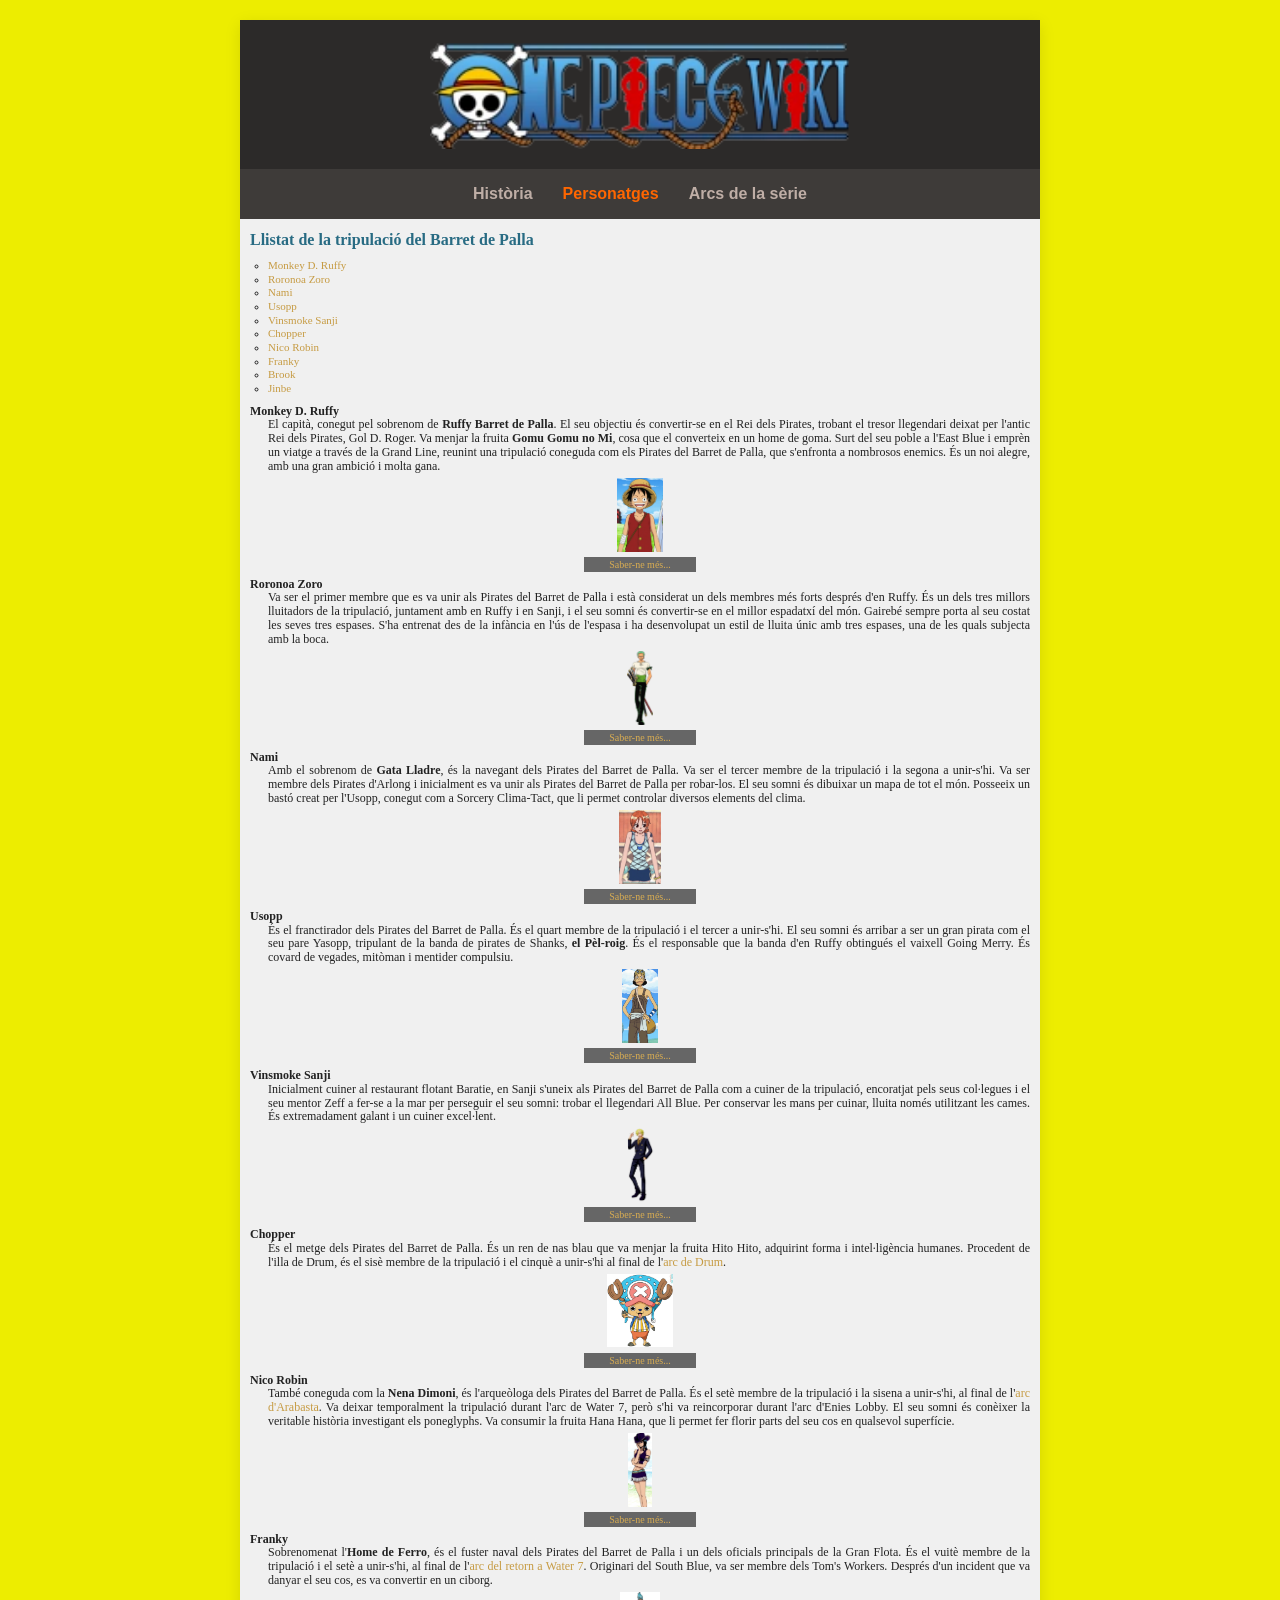
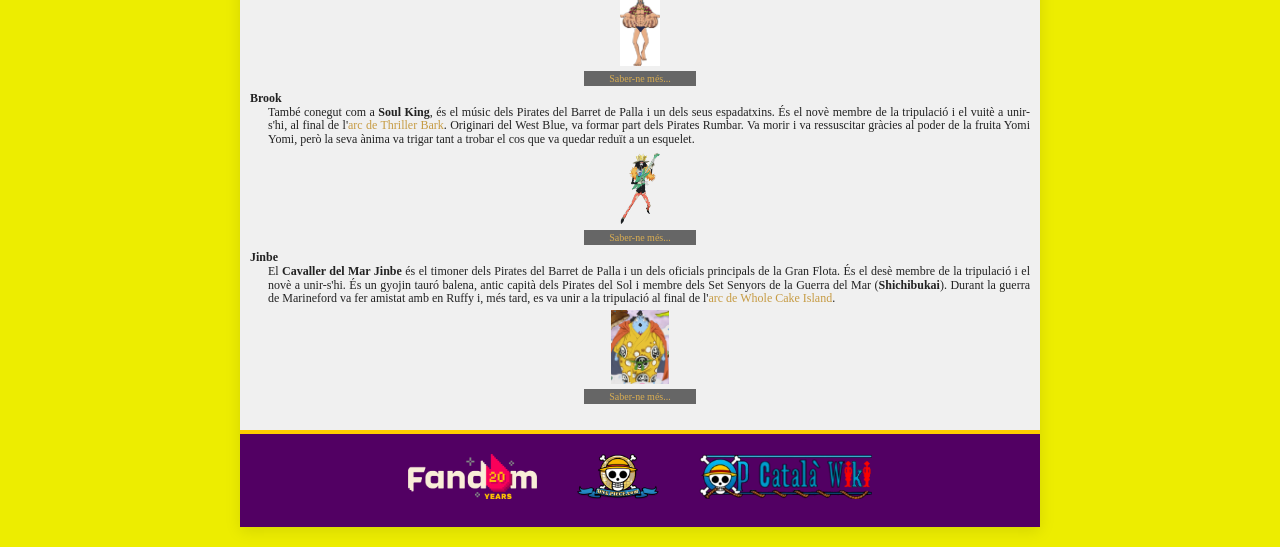
<file: Activitat3. Material/serie-personatges.html>
<!DOCTYPE html>
<html lang="ca">
<head>
    <meta charset="UTF-8">
    <meta name="viewport" content="width=device-width, initial-scale=1.0">
    <title>Personatges de One Piece - Pirates del Barret de Palla</title>
    <link rel="icon" type="image/png" href="img/Luffys-flag-icon.png">
    <meta name="description" content="Coneix els membres de la tripulació dels Pirates del Barret de Palla de One Piece.">
    <link rel="stylesheet" href="serie.css">
</head>
<body>
    <div class="container">
        <header class="main-header">
            <div class="logo-top">
                <img src="img/Site-OnePiece_logo.webp" alt="Logo de One Piece">
            </div>
            <nav class="main-nav" aria-label="Navegació principal">
                <ul>
                    <li><a href="serie-història.html">Història</a></li>
                    <li><a href="serie-personatges.html" class="active" aria-current="page">Personatges</a></li>
                    <li><a href="serie-arcs.html">Arcs de la sèrie</a></li>
                </ul>
            </nav>
        </header>

        <main class="article-content crew-content">
            <h1>Llistat de la tripulació del Barret de Palla</h1>
            <nav class="crew-index" aria-label="Índex de personatges">
                <ul>
                    <li><a href="#Ruffy">Monkey D. Ruffy</a></li>
                    <li><a href="#Zoro">Roronoa Zoro</a></li>
                    <li><a href="#Nami">Nami</a></li>
                    <li><a href="#Usopp">Usopp</a></li>
                    <li><a href="#Sanji">Vinsmoke Sanji</a></li>
                    <li><a href="#Chopper">Chopper</a></li>
                    <li><a href="#Robin">Nico Robin</a></li>
                    <li><a href="#Franky">Franky</a></li>
                    <li><a href="#Brook">Brook</a></li>
                    <li><a href="#Jinbe">Jinbe</a></li>
                </ul>
            </nav>

            <section class="crew-member" aria-labelledby="Ruffy">
                <h2 id="Ruffy">Monkey D. Ruffy</h2>
                <p>El capità, conegut pel sobrenom de <strong>Ruffy Barret de Palla</strong>. El seu objectiu és convertir-se en el Rei dels Pirates, trobant el tresor llegendari deixat per l'antic Rei dels Pirates, Gol D. Roger. Va menjar la fruita <strong>Gomu Gomu no Mi</strong>, cosa que el converteix en un home de goma. Surt del seu poble a l'East Blue i emprèn un viatge a través de la Grand Line, reunint una tripulació coneguda com els Pirates del Barret de Palla, que s'enfronta a nombrosos enemics. És un noi alegre, amb una gran ambició i molta gana.</p>
                <figure class="imgpersonatges"><img src="img/Ruffy_abans_Timeskip.webp" alt="Monkey D. Ruffy"><figcaption><a href="https://onepiece.fandom.com/es/wiki/Monkey_D._Luffy" target="_blank" rel="noopener noreferrer">Saber-ne més...</a></figcaption></figure>
            </section>

            <section class="crew-member" aria-labelledby="Zoro">
                <h2 id="Zoro">Roronoa Zoro</h2>
                <p>Va ser el primer membre que es va unir als Pirates del Barret de Palla i està considerat un dels membres més forts després d'en Ruffy. És un dels tres millors lluitadors de la tripulació, juntament amb en Ruffy i en Sanji, i el seu somni és convertir-se en el millor espadatxí del món. Gairebé sempre porta al seu costat les seves tres espases. S'ha entrenat des de la infància en l'ús de l'espasa i ha desenvolupat un estil de lluita únic amb tres espases, una de les quals subjecta amb la boca.</p>
                <figure class="imgpersonatges"><img src="img/Zoro's_Common_Outfit.webp" alt="Roronoa Zoro"><figcaption><a href="https://onepiece.fandom.com/es/wiki/Roronoa_Zoro" target="_blank" rel="noopener noreferrer">Saber-ne més...</a></figcaption></figure>
            </section>

            <section class="crew-member" aria-labelledby="Nami">
                <h2 id="Nami">Nami</h2>
                <p>Amb el sobrenom de <strong>Gata Lladre</strong>, és la navegant dels Pirates del Barret de Palla. Va ser el tercer membre de la tripulació i la segona a unir-s'hi. Va ser membre dels Pirates d'Arlong i inicialment es va unir als Pirates del Barret de Palla per robar-los. El seu somni és dibuixar un mapa de tot el món. Posseeix un bastó creat per l'Usopp, conegut com a Sorcery Clima-Tact, que li permet controlar diversos elements del clima.</p>
                <figure class="imgpersonatges"><img src="img/Nami's_Reverse_Mountain_Outfit.webp" alt="Nami"><figcaption><a href="https://onepiece.fandom.com/es/wiki/Nami" target="_blank" rel="noopener noreferrer">Saber-ne més...</a></figcaption></figure>
            </section>

            <section class="crew-member" aria-labelledby="Usopp">
                <h2 id="Usopp">Usopp</h2>
                <p>És el franctirador dels Pirates del Barret de Palla. És el quart membre de la tripulació i el tercer a unir-s'hi. El seu somni és arribar a ser un gran pirata com el seu pare Yasopp, tripulant de la banda de pirates de Shanks, <strong>el Pèl-roig</strong>. És el responsable que la banda d'en Ruffy obtingués el vaixell Going Merry. És covard de vegades, mitòman i mentider compulsiu.</p>
                <figure class="imgpersonatges"><img src="img/Usopp_Anime_Pre_Timeskip_Infobox.webp" alt="Usopp"><figcaption><a href="https://onepiece.fandom.com/es/wiki/Usopp" target="_blank" rel="noopener noreferrer">Saber-ne més...</a></figcaption></figure>
            </section>

            <section class="crew-member" aria-labelledby="Sanji">
                <h2 id="Sanji">Vinsmoke Sanji</h2>
                <p>Inicialment cuiner al restaurant flotant Baratie, en Sanji s'uneix als Pirates del Barret de Palla com a cuiner de la tripulació, encoratjat pels seus col·legues i el seu mentor Zeff a fer-se a la mar per perseguir el seu somni: trobar el llegendari All Blue. Per conservar les mans per cuinar, lluita només utilitzant les cames. És extremadament galant i un cuiner excel·lent.</p>
                <figure class="imgpersonatges"><img src="img/Sanji_Post-Timeskip.webp" alt="Vinsmoke Sanji"><figcaption><a href="https://onepiece.fandom.com/es/wiki/Sanji" target="_blank" rel="noopener noreferrer">Saber-ne més...</a></figcaption></figure>
            </section>

            <section class="crew-member" aria-labelledby="Chopper">
                <h2 id="Chopper">Chopper</h2>
                <p>És el metge dels Pirates del Barret de Palla. És un ren de nas blau que va menjar la fruita Hito Hito, adquirint forma i intel·ligència humanes. Procedent de l'illa de Drum, és el sisè membre de la tripulació i el cinquè a unir-s'hi al final de l'<a href="https://onepiece.fandom.com/es/wiki/Arco_de_la_isla_de_Drum" target="_blank" rel="noopener noreferrer">arc de Drum</a>.</p>
                <figure class="imgpersonatges"><img src="img/Chopper.jpg" alt="Tony Tony Chopper"><figcaption><a href="https://onepiece.fandom.com/es/wiki/Tony_Tony_Chopper" target="_blank" rel="noopener noreferrer">Saber-ne més...</a></figcaption></figure>
            </section>

            <section class="crew-member" aria-labelledby="Robin">
                <h2 id="Robin">Nico Robin</h2>
                <p>També coneguda com la <strong>Nena Dimoni</strong>, és l'arqueòloga dels Pirates del Barret de Palla. És el setè membre de la tripulació i la sisena a unir-s'hi, al final de l'<a href="https://onepiece.fandom.com/es/wiki/Arco_de_Arabasta" target="_blank" rel="noopener noreferrer">arc d'Arabasta</a>. Va deixar temporalment la tripulació durant l'arc de Water 7, però s'hi va reincorporar durant l'arc d'Enies Lobby. El seu somni és conèixer la veritable història investigant els poneglyphs. Va consumir la fruita Hana Hana, que li permet fer florir parts del seu cos en qualsevol superfície.</p>
                <figure class="imgpersonatges"><img src="img/Nico_Robin_Anime_Infobox.webp" alt="Nico Robin"><figcaption><a href="https://onepiece.fandom.com/es/wiki/Nico_Robin" target="_blank" rel="noopener noreferrer">Saber-ne més...</a></figcaption></figure>
            </section>

            <section class="crew-member" aria-labelledby="Franky">
                <h2 id="Franky">Franky</h2>
                <p>Sobrenomenat l'<strong>Home de Ferro</strong>, és el fuster naval dels Pirates del Barret de Palla i un dels oficials principals de la Gran Flota. És el vuitè membre de la tripulació i el setè a unir-s'hi, al final de l'<a href="https://onepiece.fandom.com/es/wiki/Arco_del_regreso_a_Water_7" target="_blank" rel="noopener noreferrer">arc del retorn a Water 7</a>. Originari del South Blue, va ser membre dels Tom's Workers. Després d'un incident que va danyar el seu cos, es va convertir en un ciborg.</p>
                <figure class="imgpersonatges"><img src="img/Franky_OnePiece.webp" alt="Franky"><figcaption><a href="https://onepiece.fandom.com/es/wiki/Franky" target="_blank" rel="noopener noreferrer">Saber-ne més...</a></figcaption></figure>
            </section>

            <section class="crew-member" aria-labelledby="Brook">
                <h2 id="Brook">Brook</h2>
                <p>També conegut com a <strong>Soul King</strong>, és el músic dels Pirates del Barret de Palla i un dels seus espadatxins. És el novè membre de la tripulació i el vuitè a unir-s'hi, al final de l'<a href="https://onepiece.fandom.com/es/wiki/Arco_de_Thriller_Bark" target="_blank" rel="noopener noreferrer">arc de Thriller Bark</a>. Originari del West Blue, va formar part dels Pirates Rumbar. Va morir i va ressuscitar gràcies al poder de la fruita Yomi Yomi, però la seva ànima va trigar tant a trobar el cos que va quedar reduït a un esquelet.</p>
                <figure class="imgpersonatges"><img src="img/Brook.webp" alt="Brook"><figcaption><a href="https://onepiece.fandom.com/es/wiki/Brook" target="_blank" rel="noopener noreferrer">Saber-ne més...</a></figcaption></figure>
            </section>

            <section class="crew-member" aria-labelledby="Jinbe">
                <h2 id="Jinbe">Jinbe</h2>
                <p>El <strong>Cavaller del Mar Jinbe</strong> és el timoner dels Pirates del Barret de Palla i un dels oficials principals de la Gran Flota. És el desè membre de la tripulació i el novè a unir-s'hi. És un gyojin tauró balena, antic capità dels Pirates del Sol i membre dels Set Senyors de la Guerra del Mar (<strong>Shichibukai</strong>). Durant la guerra de Marineford va fer amistat amb en Ruffy i, més tard, es va unir a la tripulació al final de l'<a href="https://onepiece.fandom.com/es/wiki/Whole_Cake_Island" target="_blank" rel="noopener noreferrer">arc de Whole Cake Island</a>.</p>
                <figure class="imgpersonatges"><img src="img/Jinbe_Anime_Dos_A_os_Despu_s_Infobox.webp" alt="Jinbe"><figcaption><a href="https://onepiece.fandom.com/es/wiki/Jinbe" target="_blank" rel="noopener noreferrer">Saber-ne més...</a></figcaption></figure>
            </section>
        </main>

        <footer class="main-footer">
            <div class="footer-brands">
                <a href="https://fandom.com" target="_blank" rel="noopener noreferrer" class="footer-img-link"><img src="img/fandom20-footer-logo.webp" alt="Fandom 20 Years"></a>
                <a href="https://one-piece.com/index.html" target="_blank" rel="noopener noreferrer" class="footer-img-link"><img src="img/logo_onepiece.png" alt="One Piece"></a>
                <a href="https://onepiece.fandom.com/ca/wiki/Portada" target="_blank" rel="noopener noreferrer" class="footer-img-link"><img src="img/Site-logo_catala.webp" alt="Wiki One Piece en català"></a>
            </div>
        </footer>
    </div>
</body>
</html>
</file>
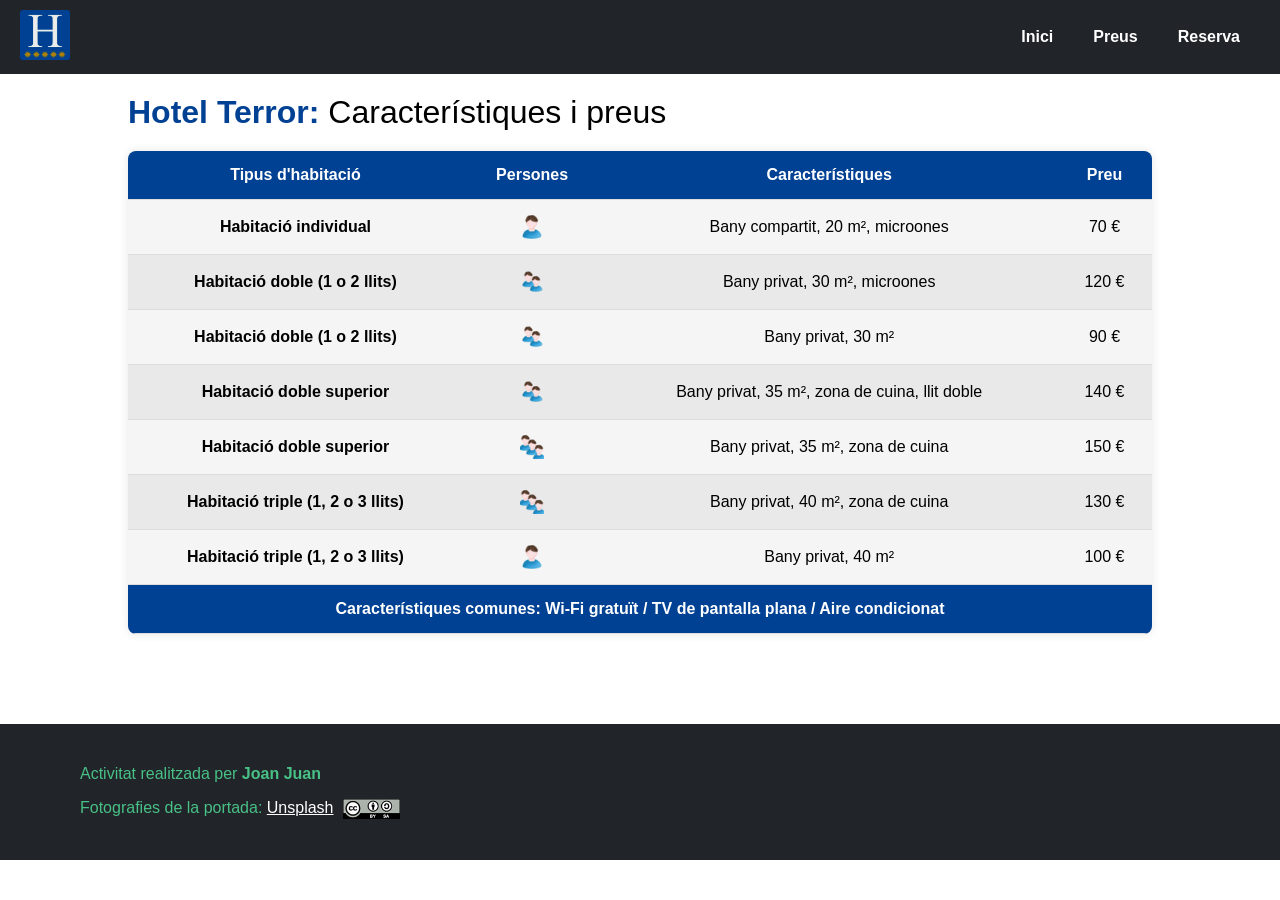
<file: Activitat4. Material/preu.html>
<!DOCTYPE html>
<html lang="ca">
<head>
    <meta charset="UTF-8">
    <meta name="viewport" content="width=device-width, initial-scale=1.0">
    <meta name="description" content="Característiques i preus de les habitacions de Terror Rooms">
    <meta name="author" content="Nichita Sava">
    <meta name="keywords" content="hotel, terror, habitacions, preus">
    <title>Terror Rooms: Característiques i preus</title>
    <link rel="icon" type="image/png" href="img/estrelles.png">
    <link rel="stylesheet" href="estils.css">
</head>
<body>

    <header>
        <div class="logo">
            <a href="index.html">
                <img src="img/estrelles.png" alt="Logotip Terror Rooms">
            </a>
        </div>
        <nav>
            <ul>
                <li><a href="index.html">Inici</a></li>
                <li><a href="preu.html" class="active">Preus</a></li>
                <li><a href="reserva.html">Reserva</a></li>
            </ul>
        </nav>
    </header>

    <main class="">
        <div class="title_2">Hotel Terror: <span>Característiques i preus</span></div>
        <table class="tabla-precios">
            <thead>
                <tr>
                    <th>Tipus d'habitació</th>
                    <th>Persones</th>
                    <th>Característiques</th>
                    <th>Preu</th>
                </tr>
            </thead>
            <tbody>
                <tr>
                    <td><strong>Habitació individual</strong></td>
                    <td><img src="img/individual.png" alt="1 persona"></td>
                    <td>Bany compartit, 20 m², microones</td>
                    <td>70 €</td>
                </tr>
                <tr>
                    <td><strong>Habitació doble (1 o 2 llits)</strong></td>
                    <td><img src="img/doble.png" alt="2 persones"></td>
                    <td>Bany privat, 30 m², microones</td>
                    <td>120 €</td>
                </tr>
                <tr>
                    <td><strong>Habitació doble (1 o 2 llits)</strong></td>
                    <td><img src="img/doble.png" alt="2 persones"></td>
                    <td>Bany privat, 30 m²</td>
                    <td>90 €</td>
                </tr>
                <tr>
                    <td><strong>Habitació doble superior</strong></td>
                    <td><img src="img/doble.png" alt="2 persones"></td>
                    <td>Bany privat, 35 m², zona de cuina, llit doble</td>
                    <td>140 €</td>
                </tr>
                <tr>
                    <td><strong>Habitació doble superior</strong></td>
                    <td><img src="img/triple.png" alt="3 persones"></td>
                    <td>Bany privat, 35 m², zona de cuina</td>
                    <td>150 €</td>
                </tr>
                <tr>
                    <td><strong>Habitació triple (1, 2 o 3 llits)</strong></td>
                    <td><img src="img/triple.png" alt="3 persones"></td>
                    <td>Bany privat, 40 m², zona de cuina</td>
                    <td>130 €</td>
                </tr>
                <tr>
                    <td><strong>Habitació triple (1, 2 o 3 llits)</strong></td>
                    <td><img src="img/individual.png" alt="1 persona"></td>
                    <td>Bany privat, 40 m²</td>
                    <td>100 €</td>
                </tr>
            </tbody>
            <tfoot>
                <tr>
                    <td colspan="4">Característiques comunes: Wi-Fi gratuït / TV de pantalla plana / Aire condicionat</td>
                </tr>
            </tfoot>
        </table>
    </main>

    <footer>
      <div class="text_footer">
        <p>Activitat realitzada per <strong>Joan Juan</strong></p>
        <p>
          Fotografies de la portada:
          <a href="https://unsplash.com/" target="_blank">Unsplash</a>
          <img
            src="img/creative-commons.png"
            alt="Llicència Creative Commons"
            class="cc-logo"
          />
        </p>
      </div>
    </footer>

</body>
</html>
</file>
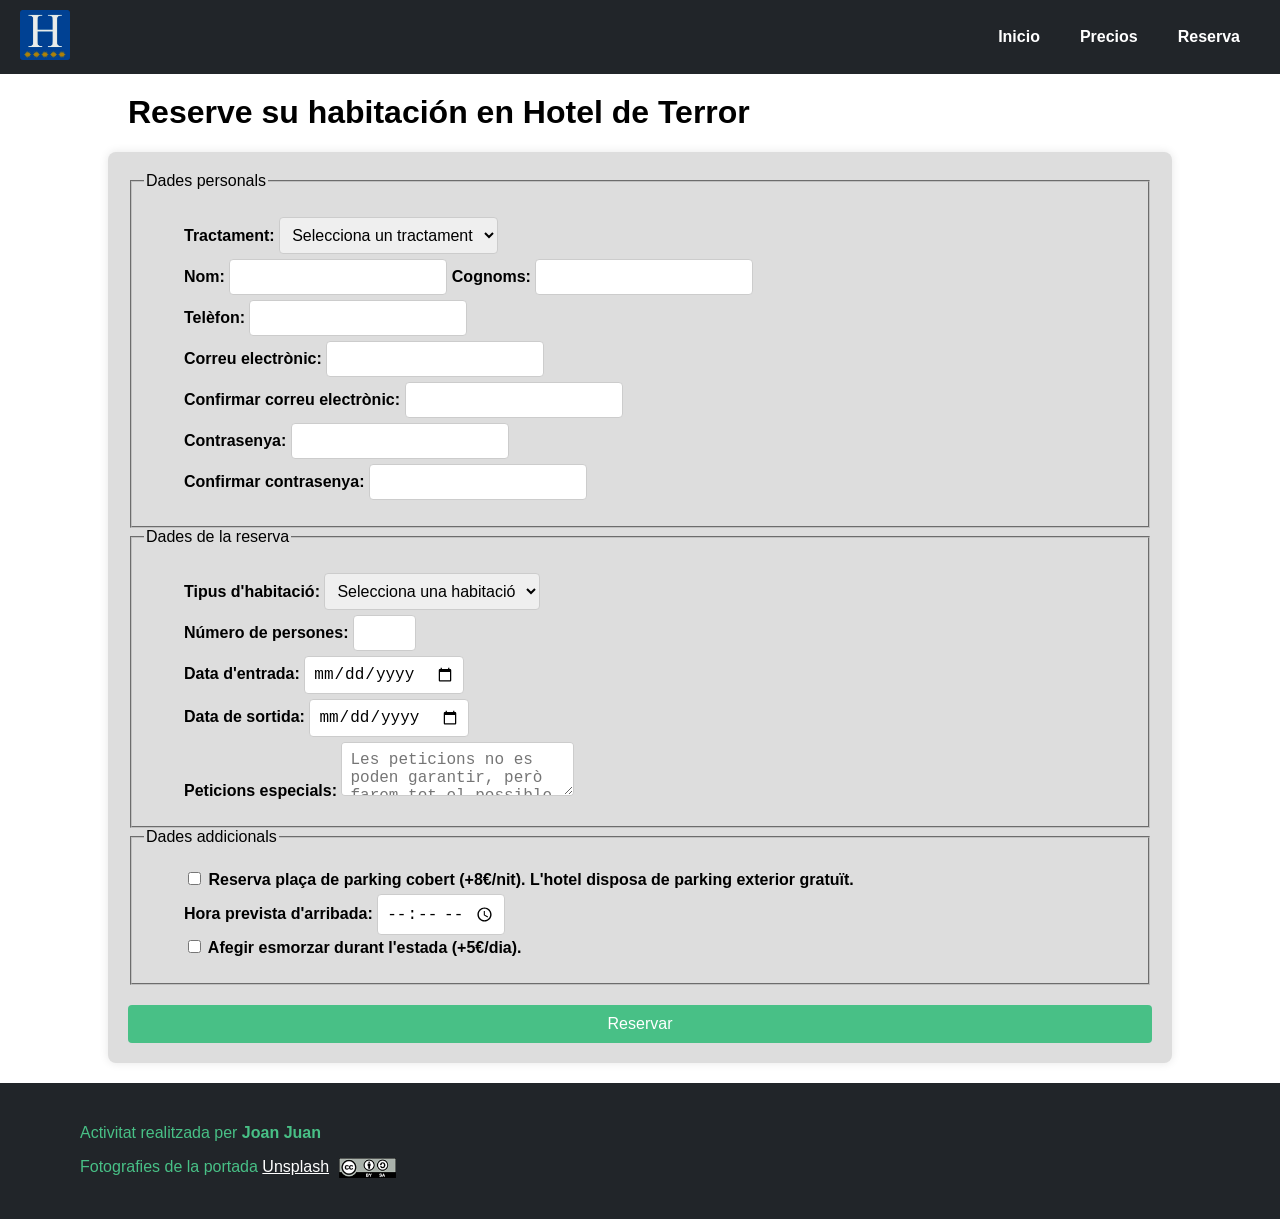
<file: Activitat4. Material/reserva.html>
<!DOCTYPE html>
<html lang="ca">
<head>
    <meta charset="UTF-8">
    <meta name="viewport" content="width=device-width, initial-scale=1.0">
    <title>Reserva Terror Rooms</title>
    <link rel="icon" type="image/png" href="img/estrelles.png">
    <link rel="stylesheet" href="estils.css">
</head>
<body>

    <header>
        <div class="logo">
            <a href="index.html">
                <img src="img/estrelles.png" alt="Logo Terror Rooms">
            </a>
        </div>

        <nav>
            <ul>
                <li><a href="index.html">Inicio</a></li>
                <li><a href="preu.html">Precios</a></li>
                <li><a href="reserva.html" class="active">Reserva</a></li>
            </ul>
        </nav>
    </header>

    <main>
        <h1 class="title_3">Reserve su habitación en Hotel de Terror</h1>

        <div class="formulario">
            <form action="procesar_reserva.php" method="POST">

                <fieldset>
                    <legend>Dades personals</legend>

                    <ul>
                        <li>
                            <label for="tractament">Tractament:</label>
                            <select id="tractament" name="tractament" required>
                                <option value="">Selecciona un tractament</option>
                                <option value="Sr">Sr</option>
                                <option value="Sra">Sra</option>
                            </select>
                        </li>

                        <li>
                            <label for="nom">Nom:</label>
                            <input type="text" id="nom" name="nom" required>

                            <label for="cognoms">Cognoms:</label>
                            <input type="text" id="cognoms" name="cognoms" required>
                        </li>

                        <li>
                            <label for="telefon">Telèfon:</label>
                            <input type="tel" id="telefon" name="telefon" required>
                        </li>

                        <li>
                            <label for="email">Correu electrònic:</label>
                            <input type="email" id="email" name="email" required>
                        </li>

                        <li>
                            <label for="email-confirm">Confirmar correu electrònic:</label>
                            <input type="email" id="email-confirm" name="email-confirm" required>
                        </li>

                        <li>
                            <label for="contrasenya">Contrasenya:</label>
                            <input type="password" id="contrasenya" name="contrasenya" required>
                        </li>

                        <li>
                            <label for="contrasenya-confirm">Confirmar contrasenya:</label>
                            <input type="password" id="contrasenya-confirm" name="contrasenya-confirm" required>
                        </li>
                    </ul>
                </fieldset>

                <fieldset>
                    <legend>Dades de la reserva</legend>

                    <ul>
                        <li>
                            <label for="tipus-habitacio">Tipus d'habitació:</label>
                            <select id="tipus-habitacio" name="tipus-habitacio" required>
                                <option value="">Selecciona una habitació</option>
                                <option value="individual">Habitació individual</option>
                                <option value="doble">Habitació doble</option>
                                <option value="doble-superior">Habitació doble superior</option>
                                <option value="triple">Habitació triple</option>
                            </select>
                        </li>

                        <li>
                            <label for="persones">Número de persones:</label>
                            <input type="number" id="persones" name="persones" min="1" max="10" required>
                        </li>

                        <li>
                            <label for="data-entrada">Data d'entrada:</label>
                            <input type="date" id="data-entrada" name="data-entrada" required>
                        </li>

                        <li>
                            <label for="data-sortida">Data de sortida:</label>
                            <input type="date" id="data-sortida" name="data-sortida" required>
                        </li>

                        <li>
                            <label for="peticions">Peticions especials:</label>
                            <textarea id="peticions" name="peticions" placeholder="Les peticions no es poden garantir, però farem tot el possible per satisfer-les."></textarea>
                        </li>
                    </ul>
                </fieldset>

                <fieldset>
                    <legend>Dades addicionals</legend>

                    <ul>
                        <li>
                            <label for="parking">
                                <input type="checkbox" id="parking" name="parking">
                                Reserva plaça de parking cobert (+8€/nit).
                                L'hotel disposa de parking exterior gratuït.
                            </label>
                        </li>

                        <li>
                            <label for="hora-arribada">Hora prevista d'arribada:</label>
                            <input type="time" id="hora-arribada" name="hora-arribada" required>
                        </li>

                        <li>
                            <label for="esmorzar">
                                <input type="checkbox" id="esmorzar" name="esmorzar">
                                Afegir esmorzar durant l'estada (+5€/dia).
                            </label>
                        </li>
                    </ul>
                </fieldset>

                <button type="submit">Reservar</button>

            </form>
        </div>
    </main>

    <footer>
        <div class="text_footer">
            <p>Activitat realitzada per <strong>Joan Juan</strong></p>

            <p>
                Fotografies de la portada
                <a href="https://unsplash.com/" target="_blank">Unsplash</a>

                <img src="img/creative-commons.png"
                     alt="Llicència Creative Commons"
                     class="cc-logo">
            </p>
        </div>
    </footer>

</body>
</html>
</file>
<file: Activitat4. Material/estils.css>
body{
    margin: 0;
    font-family: 'Franklin Gothic Medium', 'Arial Narrow', Arial, sans-serif;
    background-repeat: no-repeat;
}

/* Estils generals */
body, html {
    margin: 0;
    padding: 0;
    font-family: 'Franklin Gothic Medium', 'Arial Narrow', Arial, sans-serif;
}

header {
    background-color: #212529;
    padding: 10px 20px;
    display: flex;
    align-items: center;
    justify-content: space-between;
}

.logo img {
    height: 50px;
}

/* Menú de navegació */
nav ul {
    list-style-type: none;
    margin: 0;
    padding: 0;
    display: flex;
}

nav ul li {
    margin: 0 10px;
}

nav ul li a {
    color: white;
    text-decoration: none;
    font-weight: bold;
    padding: 5px 10px;
}
nav ul li a:hover {
    color: #48c086;
    background-color: #171a1d;
    border-radius: 5px;
}


/* Contingut principal */
.contenido {
    color: #000000;
    background-image: url("img/casa_encantada.jpg");
    margin: 0;
    min-height: 80vh;
    background-size: cover;
    background-position: center;
}

.texto-sobre-imagen {
    color: #48c086;
    padding: 50px 40px;
    font-size: 24px;
    font-family: 'Franklin Gothic Medium', 'Arial Narrow', Arial, sans-serif;
}
.title_2 {
    color: #004193;
    margin-top: 20px;
    font-size: 32px;
    margin-left: 10%;
    font-weight: bold;
}
.title_2 span {
    color: #000000;
    font-weight: normal;
}

.title_3 {
    margin-top: 20px;
    margin-left: 10%;
}

/* Peu de pàgina */
footer {
    background-color: #212529;
    color: rgb(0, 0, 0);

    bottom: 0;
    width: 100%;
}

footer a {
    color: #ffffff;
    text-decoration: underline;
}

footer .cc-logo {
    vertical-align: middle;
    margin-left: 5px;
    height: 20px;
}
/* Taula de preus */
.tabla-precios {
    width: 80%;
    margin: 20px auto;
    border-collapse: collapse;
    background-color: #f5f5f5;
    box-shadow: 0px 0px 10px rgba(0, 0, 0, 0.1);
    border-radius: 8px;
    overflow: hidden;

    margin-bottom: 7%;
}

.tabla-precios thead {
    background-color: #004193;
    color: white;
}

.tabla-precios th, .tabla-precios td {
    padding: 15px;
    text-align: center;
    border-bottom: 1px solid #ddd;
}

.tabla-precios th {
    font-weight: bold;
}

.tabla-precios tbody tr:nth-child(even) {
    background-color: #e9e9e9;
}

.tabla-precios tbody td img {
    width: 24px;
    vertical-align: middle;
}

.tabla-precios tfoot {
    background-color: #004193;
    color: white;
    font-weight: bold;
    text-align: center;
    padding: 10px;
}
/* Contenidor del formulari */
.formulario {
    background-color: #ddd;
    padding: 20px;
    margin: 20px auto;
    width: 80%;
    border-radius: 8px;
    box-shadow: 0px 0px 10px rgba(0, 0, 0, 0.1);
}
li{
    list-style: none;
}

.formulario form {
    display: flex;
    flex-direction: column;
}

.formulario label {
    margin-top: 10px;
    font-weight: bold;
}

.formulario input, .formulario select, .formulario textarea {
    padding: 8px;
    margin-top: 5px;
    border: 1px solid #ccc;
    border-radius: 4px;
    font-size: 16px;
}

.formulario button {
    margin-top: 20px;
    padding: 10px;
    background-color: #48c086;
    color: white;
    border: none;
    border-radius: 4px;
    font-size: 16px;
    cursor: pointer;
}

.formulario button:hover {
    background-color: #3da56d;
}
.text_footer {
    padding-left: 80px;
    padding-top: 25px;
    padding-bottom: 25px;
    color: #48c086;
}
</file>
<file: Activitat2. Material/A2ex1.css>
body {
font-family: serif;
font-size: 1.2em;
background-color: #fddaef;
}

/* Paràgrafs generals */
p {
line-height: 125%;
}

/* Títol de primer nivell */
h1 {
color: blue;
font-family: Arial, sans-serif;
}

/* Títols de segon i tercer nivell */
h2,
h3,
h4,
h5,
h6 {
color: #cc22ff;
font-family: Arial, sans-serif;
}

/* Caixa del codi Python */
pre {
border: 1px solid black;
background-color: white;
padding: 15px;
overflow-x: auto;
}

/* Paràgraf amb ID especial */
#especial::first-letter {
font-weight: bold;
font-size: 300%;
}

/* Primera classe */
.introduccio {
background-color: #f5d5ff;
padding: 10px;
margin: 15px 0;
border-left: 5px solid #cc22ff;
}

/* Segona classe */
.destacat {
background-color: #fff5fc;
padding: 10px;
margin: 15px 0;
font-style: italic;
}
</file>
<file: Activitat2. Material/A2ex3.css>
* {
    box-sizing: border-box;
    margin: 0;
    padding: 0;
}

body {
    font-family: 'Helvetica Neue', Helvetica, Arial, sans-serif;
    background-color: #eded00;
    color: #222222;
    line-height: 1.6;
    padding: 20px 0;
}

.container {
    width: 90%;
    max-width: 800px;
    margin: 0 auto;
    background-color: #ffffff;
    box-shadow: 0 4px 15px rgba(0, 0, 0, 0.1);
}

.main-header {
    background-color: #2c2a29;
    text-align: center;
    padding: 20px 0 0 0;
}

.logo-top {
    width: 100%;
    max-width: 450px;
    margin: 0 auto;
    padding: 0 15px;
}

.logo-top img {
    width: 100%;
    height: auto;
    display: block;
}

.main-nav {
    margin-top: 20px;
}

.main-nav ul {
    list-style: none;
    display: flex;
    justify-content: center;
    background-color: #3e3b39;
    padding: 12px 0;
}

.main-nav li {
    margin: 0 15px;
}

a {
    color: #ff6600;
    text-decoration: none;
    font-weight: bold;
    border-bottom: 2px solid transparent;
    transition: color 0.2s ease, border-color 0.2s ease;
}

a:hover {
    color: #222222;
    border-bottom: 2px solid #222222;
}

.main-nav a.active {
    color: #ff6600 !important;
}

.main-nav a {
    color: #bfaea6;
}

.article-content {
    padding: 30px 40px;
}

h1 {
    font-size: 2.2rem;
    color: #111111;
    margin-bottom: 20px;
    border-bottom: 1px solid #dddddd;
    padding-bottom: 10px;
}

h2 {
    font-size: 1.5rem;
    color: #333333;
    margin-top: 30px;
    margin-bottom: 15px;
}

p {
    margin-bottom: 18px;
    text-align: justify;
}

.meta-bar {
    display: flex;
    justify-content: space-between;
    align-items: center;
    margin-bottom: 20px;
    border-bottom: 1px solid #eeeeee;
    padding-bottom: 10px;
}

.date {
    font-size: 0.9rem;
    color: #666666;
}

.social-links {
    display: flex;
    gap: 8px;
}

.social-icon {
    width: 24px;
    height: 24px;
    border-radius: 4px;
    vertical-align: middle;
}

.article-image {
    text-align: center;
    margin: 25px 0;
    background-color: #f9f9f9;
    padding: 10px;
    border: 1px solid #e0e0e0;
}

.article-image img {
    max-width: 100%;
    height: auto;
    display: block;
    margin: 0 auto 10px auto;
}

.image-caption {
    font-size: 0.85rem;
    color: #555555;
    font-style: italic;
    margin-bottom: 0;
    text-align: center;
}

.video-container {
    display: flex;
    justify-content: center;
    margin: 30px 0;
    width: 100%;
}

.curiositats-list {
    margin-left: 20px;
    margin-bottom: 25px;
}

.curiositats-list li {
    margin-bottom: 10px;
    padding-left: 5px;
}

.article-text-links {
    margin-top: 35px;
    padding-top: 15px;
    border-top: 1px solid #dddddd;
}

.article-text-links p {
    margin-bottom: 8px;
}

.main-footer {
    background-color: #520063;
    padding: 20px 0;
    text-align: center;
    border-top: 4px solid #ffcc00;
}

.footer-brands {
    display: flex;
    justify-content: center;
    align-items: center;
    gap: 40px;
}

.footer-brands img {
    height: 45px;
    width: auto;
    display: inline-block;
}

.footer-img-link, .social-links a {
    border-bottom: none !important;
}
</file>
<file: Activitat3. Material/serie.css>
* {
    box-sizing: border-box;
    margin: 0;
    padding: 0;
}

body {
    font-family: 'Helvetica Neue', Helvetica, Arial, sans-serif;
    background-color: #eded00;
    color: #222222;
    line-height: 1.6;
    padding: 20px 0;
}

.container {
    width: 90%;
    max-width: 800px;
    margin: 0 auto;
    background-color: #ffffff;
    box-shadow: 0 4px 15px rgba(0, 0, 0, 0.1);
}

.main-header {
    background-color: #2c2a29;
    text-align: center;
    padding: 20px 0 0 0;
}

.logo-top {
    width: 100%;
    max-width: 450px;
    margin: 0 auto;
    padding: 0 15px;
}

.logo-top img {
    width: 100%;
    height: auto;
    display: block;
}

.main-nav {
    margin-top: 20px;
}

.main-nav ul {
    list-style: none;
    display: flex;
    justify-content: center;
    background-color: #3e3b39;
    padding: 12px 0;
}

.main-nav li {
    margin: 0 15px;
}

a {
    color: #ff6600;
    text-decoration: none;
    font-weight: bold;
    border-bottom: 2px solid transparent;
    transition: color 0.2s ease, border-color 0.2s ease;
}

a:hover {
    color: #222222;
    border-bottom: 2px solid #222222;
}

.main-nav a.active {
    color: #ff6600 !important;
}

.main-nav a {
    color: #bfaea6;
}

.article-content {
    padding: 30px 40px;
}

h1 {
    font-size: 2.2rem;
    color: #111111;
    margin-bottom: 20px;
    border-bottom: 1px solid #dddddd;
    padding-bottom: 10px;
}

h2 {
    font-size: 1.5rem;
    color: #333333;
    margin-top: 30px;
    margin-bottom: 15px;
}

p {
    margin-bottom: 18px;
    text-align: justify;
}

.meta-bar {
    display: flex;
    justify-content: space-between;
    align-items: center;
    margin-bottom: 20px;
    border-bottom: 1px solid #eeeeee;
    padding-bottom: 10px;
}

.date {
    font-size: 0.9rem;
    color: #666666;
}

.social-links {
    display: flex;
    gap: 8px;
}

.social-icon {
    width: 24px;
    height: 24px;
    border-radius: 4px;
    vertical-align: middle;
}

.article-image {
    text-align: center;
    margin: 25px 0;
    background-color: #f9f9f9;
    padding: 10px;
    border: 1px solid #e0e0e0;
}

.article-image img {
    max-width: 100%;
    height: auto;
    display: block;
    margin: 0 auto 10px auto;
}

.image-caption {
    font-size: 0.85rem;
    color: #555555;
    font-style: italic;
    margin-bottom: 0;
    text-align: center;
}

.video-container {
    display: flex;
    justify-content: center;
    margin: 30px 0;
    width: 100%;
}

.curiositats-list {
    margin-left: 20px;
    margin-bottom: 25px;
}

.curiositats-list li {
    margin-bottom: 10px;
    padding-left: 5px;
}

.article-text-links {
    margin-top: 35px;
    padding-top: 15px;
    border-top: 1px solid #dddddd;
}

.article-text-links p {
    margin-bottom: 8px;
}

.main-footer {
    background-color: #520063;
    padding: 20px 0;
    text-align: center;
    border-top: 4px solid #ffcc00;
}

.footer-brands {
    display: flex;
    justify-content: center;
    align-items: center;
    gap: 40px;
}

.footer-brands img {
    height: 45px;
    width: auto;
    display: inline-block;
}

.footer-img-link, .social-links a {
    border-bottom: none !important;
}

.crew-content {
    padding: 12px 10px 20px;
    background: #f0f0f0;
    font-family: Georgia, "Times New Roman", serif;
    font-size: 12px;
    line-height: 1.15;
}

.crew-content h1 {
    font-size: 16px;
    color: #286b83;
    border: 0;
    padding: 0;
    margin: 0 0 10px;
}

.crew-index {
    margin: 0 0 10px 18px;
    font-size: 11px;
}

.crew-index ul {
    list-style: circle;
    padding-left: 0;
}

.crew-index li {
    margin: 0 0 1px;
}

.crew-content a {
    color: #c69b43;
    font-weight: normal;
    border: 0;
}

.crew-content a:hover {
    color: #8b641c;
    border: 0;
    text-decoration: underline;
}

.crew-member {
    margin: 0 0 5px;
    scroll-margin-top: 12px;
}

.crew-member h2 {
    font-size: 12px;
    line-height: 1.15;
    color: #222;
    margin: 5px 0 0;
    font-weight: bold;
}

.crew-member p {
    margin: 0 0 4px;
    padding-left: 18px;
    text-align: justify;
    line-height: 1.15;
}

.imgpersonatges {
    text-align: center;
    margin: 4px auto 6px;
    width: 112px;
}

.imgpersonatges img {
    display: block;
    width: auto;
    max-width: 90px;
    height: 74px;
    object-fit: contain;
    margin: 0 auto 5px;
}

.imgpersonatges figcaption {
    width: 112px;
    background: #666;
    padding: 2px 4px;
    font-size: 10px;
    line-height: 1.1;
}

.imgpersonatges figcaption a {
    color: #d9ad52;
}

.arcs-content {
    padding: 20px;
}

.arcs-content h1 {
    margin-bottom: 12px;
    color: #086b91;
    font-size: 24px;
}

.arcs-layout {
    display: flex;
    align-items: flex-start;
    gap: 25px;
}

.arcs-index {
    flex: 0 0 195px;
    min-width: 0;
}

.arcs-index ul {
    list-style: none;
    margin: 0;
    padding: 0;
}

.arcs-index > ul > li {
    margin-bottom: 8px;
}

.arcs-index .cine {
    color: #008b99;
    font-weight: bold;
}

.arcs-index ol {
    padding-left: 32px;
    margin-top: 4px;
    color: #111;
    font-weight: normal;
}

.arcs-index ol li {
    margin-bottom: 2px;
}

.arcs-images {
    flex: 0 1 425px;
    min-width: 0;
}

.arcs-images img {
    display: block;
    width: 100%;
    height: auto;
    margin-bottom: 15px;
}

@media (max-width: 650px) {
    .arcs-layout {
        flex-direction: column;
    }

    .arcs-index {
        flex-basis: auto;
        width: 100%;
    }

    .arcs-images {
        width: 100%;
        max-width: 425px;
    }
}

@media (max-width: 600px) {
    .crew-content {
        padding: 14px 10px;
        font-size: 12px;
    }
    .crew-member p {
        padding-left: 8px;
    }
    .main-nav li {
        margin: 0 8px;
    }
    .main-nav a {
        font-size: 12px;
    }
}
</file>
